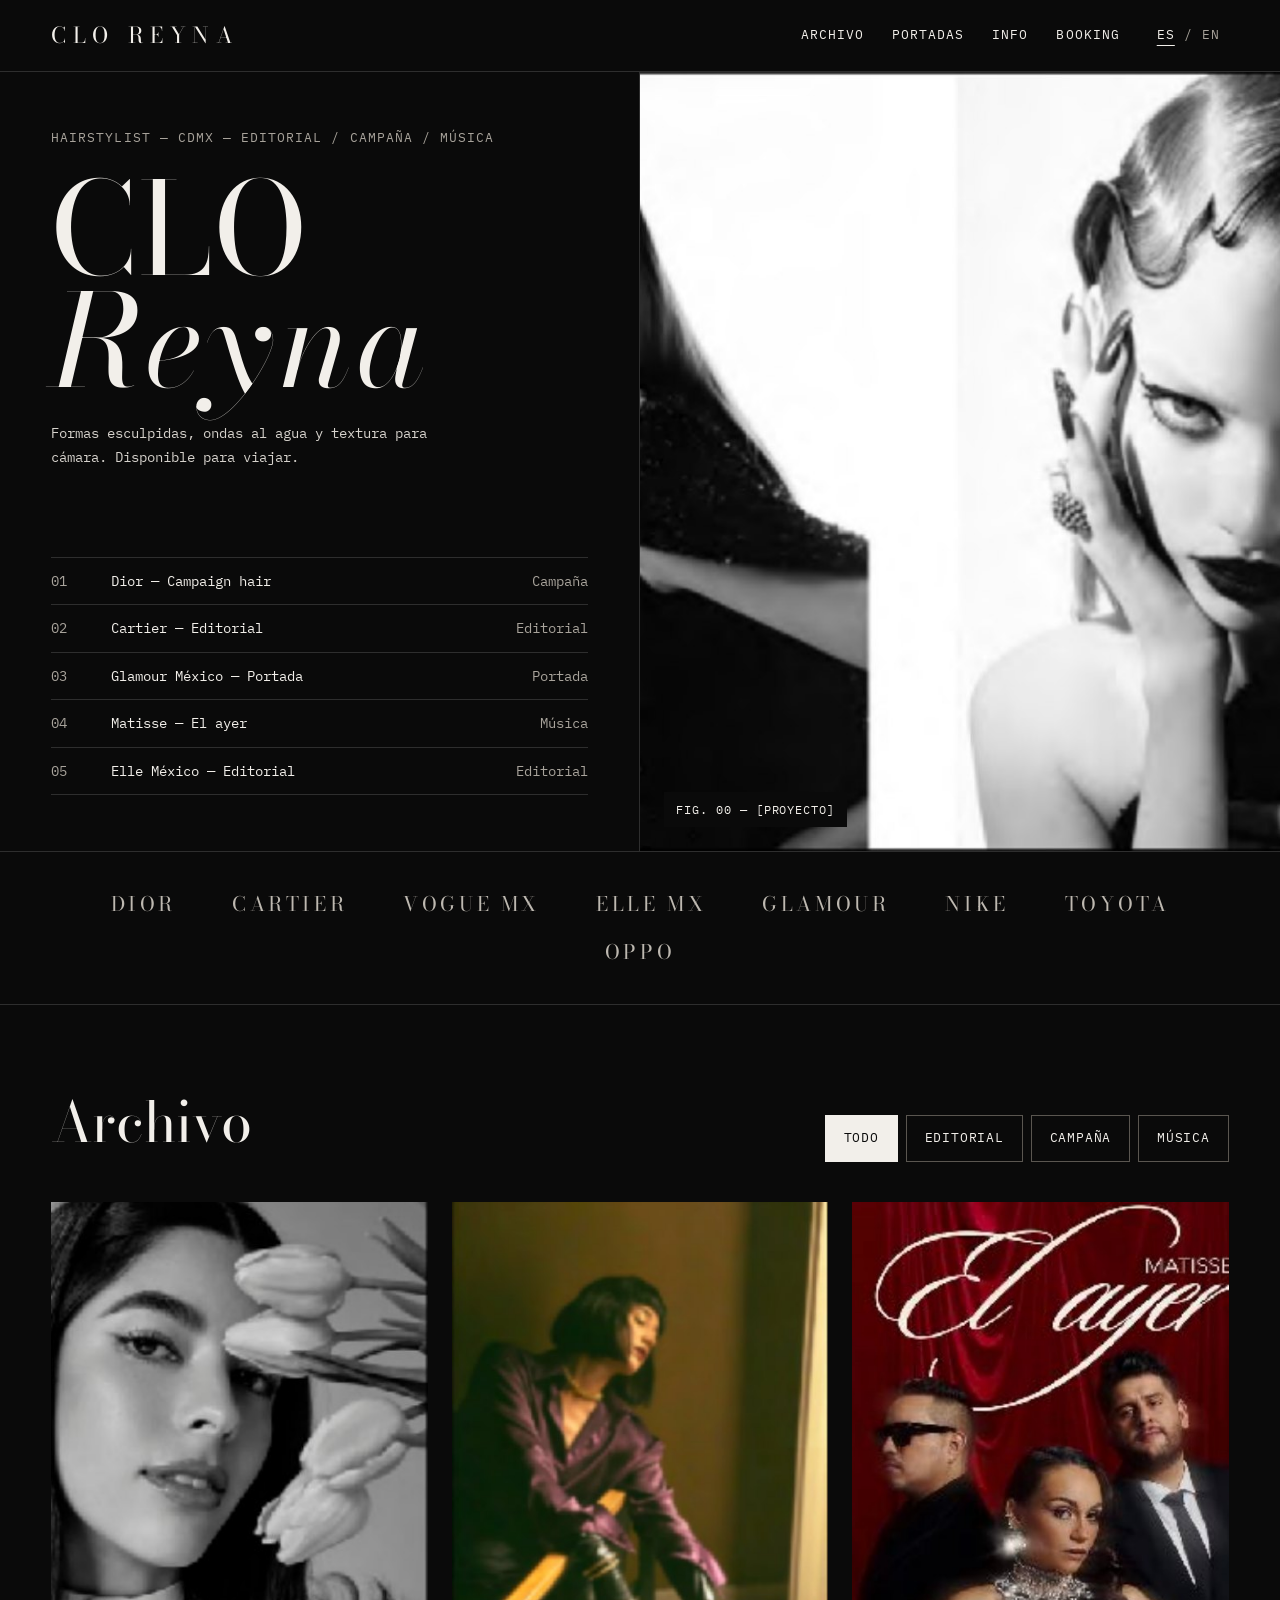
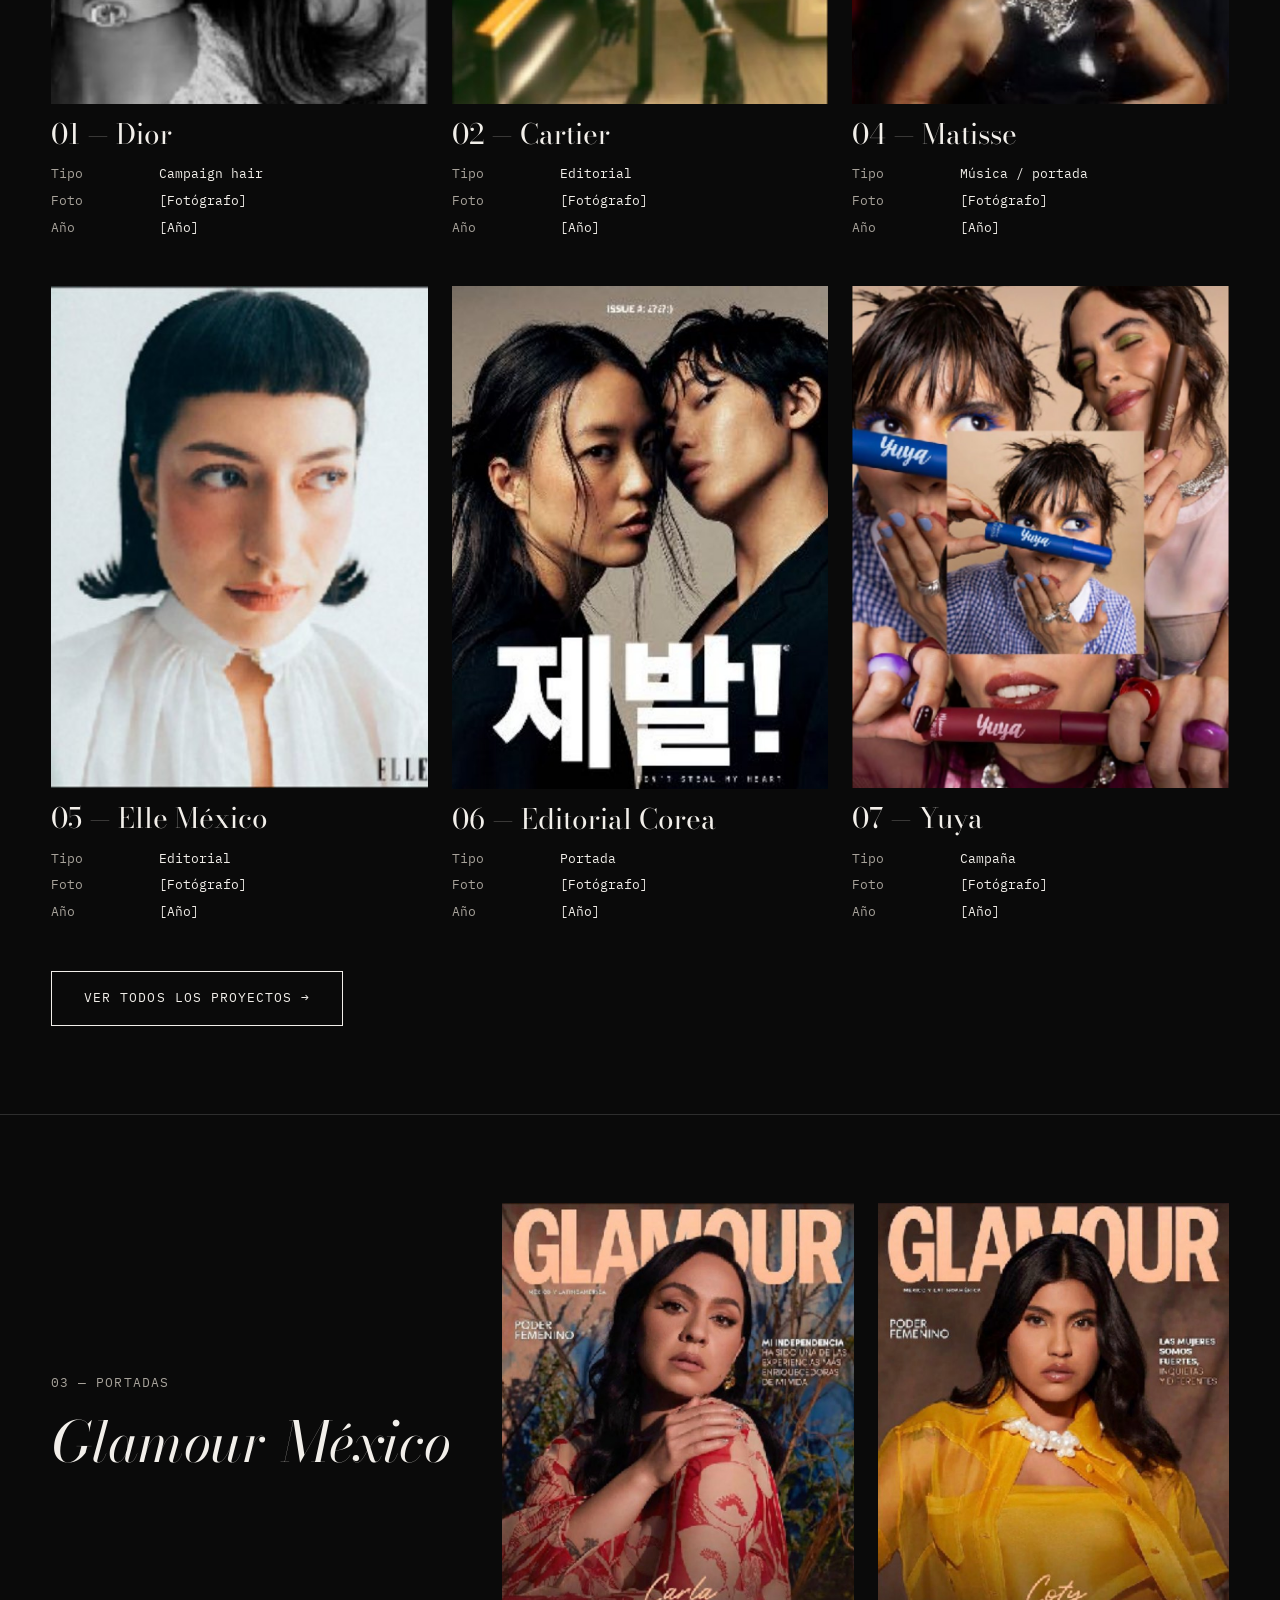
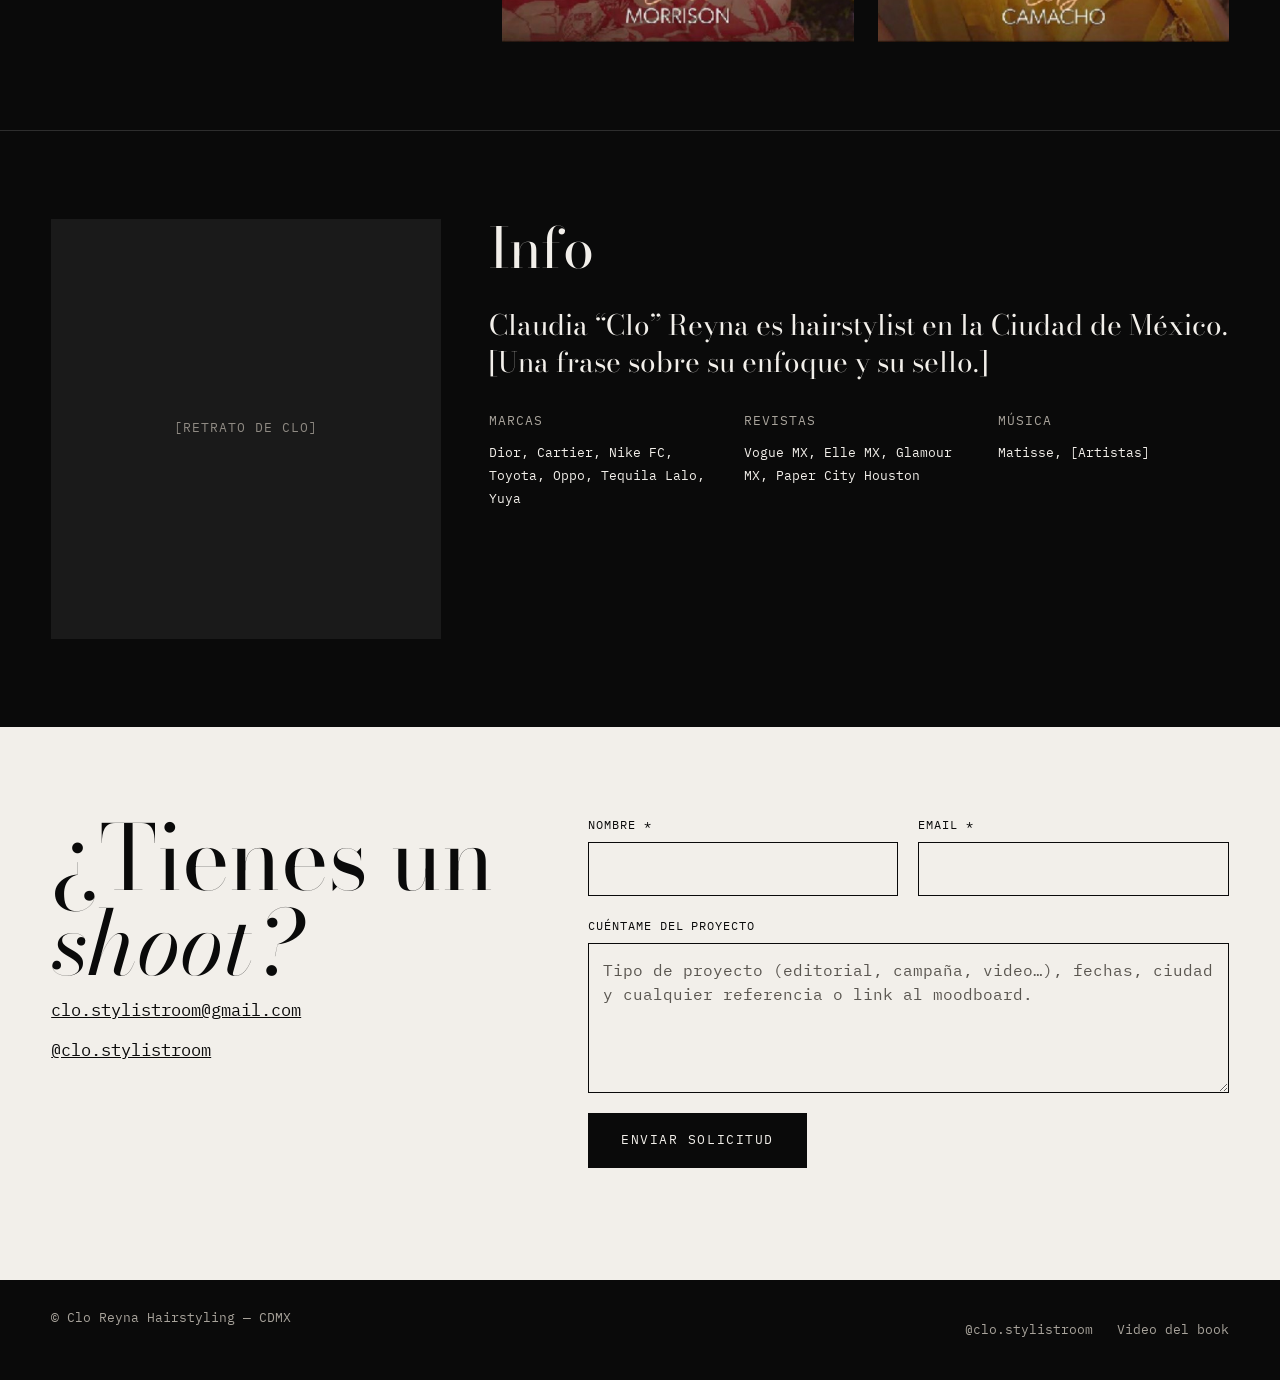
<file: index.html>
<!doctype html>
<html lang="es">
<head>
<meta charset="utf-8">
<meta name="viewport" content="width=device-width, initial-scale=1">
<title data-i18n="title.index">Clo Reyna — Hairstylist editorial y de campaña en CDMX</title>
<meta name="description" content="Portafolio de Claudia “Clo” Reyna, hairstylist editorial y comercial en Ciudad de México. Campaña, editorial, música y portadas. Disponible para viajar." data-i18n-attr="content:desc.index">
<meta property="og:type" content="website">
<meta property="og:locale" content="es_MX">
<meta property="og:site_name" content="Clo Reyna">
<meta property="og:title" content="Clo Reyna — Hairstylist editorial y de campaña en CDMX" data-i18n-attr="content:title.index">
<meta property="og:description" content="Portafolio de Claudia “Clo” Reyna, hairstylist editorial y comercial en Ciudad de México. Campaña, editorial, música y portadas. Disponible para viajar." data-i18n-attr="content:desc.index">
<link rel="preconnect" href="https://fonts.googleapis.com">
<link rel="preconnect" href="https://fonts.gstatic.com" crossorigin>
<link href="https://fonts.googleapis.com/css2?family=Bodoni+Moda:ital,opsz,wght@0,6..96,400;1,6..96,400&amp;family=IBM+Plex+Mono:wght@400;500&amp;display=swap" rel="stylesheet">
<link rel="stylesheet" href="css/styles.css">
<script>document.documentElement.classList.add('js')</script>
</head>
<body>
<a class="skip" href="#contenido" data-i18n="skip">Saltar al contenido</a>
<header class="site-header">
  <a class="logo" href="index.html">CLO REYNA</a>
  <button class="menu-btn" type="button" aria-label="Abrir menú" aria-expanded="false" aria-controls="menu"><span></span><span></span></button>
  <nav class="nav" id="menu" aria-label="Principal" data-i18n-attr="aria-label:nav.label">
    <a href="archivo.html" data-i18n="nav.archivo">Archivo</a>
    <a href="index.html#portadas" data-i18n="nav.portadas">Portadas</a>
    <a href="index.html#info" data-i18n="nav.info">Info</a>
    <a href="booking.html" data-i18n="nav.booking">Booking</a>
    <span class="lang" role="group" aria-label="Idioma" data-i18n-attr="aria-label:lang.label"><button type="button" data-lang="es" lang="es" aria-pressed="true">ES</button><span aria-hidden="true">/</span><button type="button" data-lang="en" lang="en" aria-pressed="false">EN</button></span>
  </nav>
</header>

<main id="contenido">

<section class="hero" id="top">
  <div class="hero__texto">
    <p class="etiqueta" data-i18n="hero.label">Hairstylist — CDMX — Editorial / Campaña / Música</p>
    <h1 class="hero__h1">CLO<br><i>Reyna</i></h1>
    <p class="hero__frase" data-i18n="hero.frase">Formas esculpidas, ondas al agua y textura para cámara. Disponible para viajar.</p>
  </div>
  <div class="hero__foto">
    <img src="assets/fotos/00-home-hero/01.jpg" data-i18n-attr="alt:hero.alt" alt="Editorial en blanco y negro con ondas esculpidas" width="1300" height="781" fetchpriority="high">
    <p class="hero__pie" data-i18n="hero.pie">Fig. 00 — [Proyecto]</p>
  </div>
  <nav class="hero__indice" aria-label="Proyectos destacados" data-i18n-attr="aria-label:hero.indice">
    <ol class="indice">
      <li><span>01</span><a href="proyecto.html?p=dior">Dior — Campaign hair</a><span data-i18n="cat.campana">Campaña</span></li>
      <li><span>02</span><a href="proyecto.html?p=cartier">Cartier — Editorial</a><span data-i18n="cat.editorial">Editorial</span></li>
      <li><span>03</span><a href="proyecto.html?p=glamour-carla-morrison" data-i18n="idx.glamour">Glamour México — Portada</a><span data-i18n="cat.portada">Portada</span></li>
      <li><span>04</span><a href="proyecto.html?p=matisse-el-ayer">Matisse — El ayer</a><span data-i18n="cat.musica">Música</span></li>
      <li><span>05</span><a href="proyecto.html?p=elle-mexico">Elle México — Editorial</a><span data-i18n="cat.editorial">Editorial</span></li>
    </ol>
  </nav>
</section>

<section class="clientes" aria-label="Clientes" data-i18n-attr="aria-label:clientes.label">
  <span>DIOR</span><span>CARTIER</span><span>VOGUE MX</span><span>ELLE MX</span><span>GLAMOUR</span><span>NIKE</span><span>TOYOTA</span><span>OPPO</span>
</section>

<section class="seccion" id="archivo" aria-labelledby="archivo-h">
  <div class="seccion__cabecera">
    <h2 class="h2" id="archivo-h" data-i18n="archivo.h">Archivo</h2>
    <div class="filtros" role="group" aria-label="Filtrar por tipo" data-i18n-attr="aria-label:filtro.label">
      <button type="button" data-filtro="todo" aria-pressed="true" data-i18n="cat.todo">Todo</button>
      <button type="button" data-filtro="editorial" aria-pressed="false" data-i18n="cat.editorial">Editorial</button>
      <button type="button" data-filtro="campana" aria-pressed="false" data-i18n="cat.campana">Campaña</button>
      <button type="button" data-filtro="musica" aria-pressed="false" data-i18n="cat.musica">Música</button>
    </div>
  </div>
  <div class="cuadricula" id="fichas" aria-live="polite">
    <noscript><p>Activa JavaScript para ver las fichas, o entra al <a href="archivo.html">archivo completo</a>.</p></noscript>
  </div>
  <p class="seccion__pie"><a class="btn" id="ver-todos" href="archivo.html" data-i18n="vertodos">Ver todos los proyectos →</a></p>
</section>

<section class="seccion seccion--linea portadas" id="portadas" aria-labelledby="portadas-h">
  <div class="portadas__texto">
    <p class="etiqueta" data-i18n="portadas.label">03 — Portadas</p>
    <h2 class="h2" id="portadas-h">Glamour México</h2>
  </div>
  <div class="portadas__fotos">
    <a href="proyecto.html?p=glamour-carla-morrison"><img src="assets/fotos/03-glamour-carla-morrison/01.jpg" alt="Portada de Glamour México con Carla Morrison" width="595" height="735" loading="lazy"></a>
    <a href="proyecto.html?p=glamour-cristy-camacho"><img src="assets/fotos/09-glamour-cristy-camacho/01.jpg" alt="Portada de Glamour México con Cristy Camacho" width="597" height="734" loading="lazy"></a>
  </div>
</section>

<section class="seccion seccion--linea info" id="info" aria-labelledby="info-h">
  <div class="retrato" role="img" aria-label="Espacio reservado para el retrato de Clo" data-i18n-attr="aria-label:retrato.label" data-i18n="retrato">[Retrato de Clo]</div>
  <div class="info__cuerpo">
    <h2 class="h2" id="info-h">Info</h2>
    <p class="info__bio" data-i18n="info.bio">Claudia “Clo” Reyna es hairstylist en la Ciudad de México. [Una frase sobre su enfoque y su sello.]</p>
    <div class="info__clientes">
      <div><h3 data-i18n="info.marcas">Marcas</h3><p>Dior, Cartier, Nike FC, Toyota, Oppo, Tequila Lalo, Yuya</p></div>
      <div><h3 data-i18n="info.revistas">Revistas</h3><p>Vogue MX, Elle MX, Glamour MX, Paper City Houston</p></div>
      <div><h3 data-i18n="info.musica">Música</h3><p data-i18n="info.artistas">Matisse, [Artistas]</p></div>
    </div>
  </div>
</section>

<section class="cierre on-paper" id="contacto" aria-labelledby="contacto-h">
  <div class="cierre__lado">
    <h2 class="cierre__titulo" id="contacto-h" data-i18n="cierre.titulo">¿Tienes un<br><i>shoot?</i></h2>
    <a href="mailto:clo.stylistroom@gmail.com">clo.stylistroom@gmail.com</a>
    <a href="https://www.instagram.com/clo.stylistroom/" rel="noopener">@clo.stylistroom</a>
  </div>
  <div class="cierre__form">
    <div id="home-form">
      <form class="form " data-booking data-vista="#home-form" data-gracias="#home-gracias" method="post" novalidate>
  <label class="campo"><span data-i18n="f.nombre">Nombre *</span><input type="text" name="nombre" autocomplete="name" required></label>
  <label class="campo"><span data-i18n="f.email">Email *</span><input type="email" name="email" autocomplete="email" required></label>
  <label class="campo campo--ancho"><span data-i18n="f.proyecto">Cuéntame del proyecto</span><textarea data-i18n-attr="placeholder:f.ph" name="proyecto" rows="5" placeholder="Tipo de proyecto (editorial, campaña, video…), fechas, ciudad y cualquier referencia o link al moodboard."></textarea></label>
  <div class="honeypot" aria-hidden="true"><label>No llenar<input type="text" name="_gotcha" tabindex="-1" autocomplete="off"></label></div>
  <p class="form__error" role="alert" hidden></p>
  <button class="btn" type="submit" data-i18n="f.enviar">Enviar solicitud</button>
</form>
    </div>
    <div class="gracias" id="home-gracias" hidden>
      <h2 tabindex="-1" data-i18n="gracias.titulo">Gracias<i>.</i></h2>
      <p data-i18n="gracias.texto">Recibí los detalles de tu proyecto. Te escribo a tu correo con disponibilidad y propuesta en [tiempo de respuesta]. Si es urgente, escríbeme directo a clo.stylistroom@gmail.com.</p>
      <div class="gracias__acciones">
        <a class="btn" href="archivo.html" data-i18n="gracias.archivo">Ver el archivo</a>
        <button class="btn" type="button" data-reset data-i18n="gracias.otra">Enviar otra solicitud</button>
      </div>
    </div>
  </div>
</section>

</main>
<footer class="site-footer">
  <span>© Clo Reyna Hairstyling — CDMX</span>
  <nav aria-label="Enlaces" data-i18n-attr="aria-label:footer.links">
    <a href="https://www.instagram.com/clo.stylistroom/" rel="noopener">@clo.stylistroom</a>
    <a href="https://youtu.be/-XxPba5XCcU" rel="noopener" data-i18n="footer.video">Video del book</a>
  </nav>
</footer>
<script type="module" src="js/menu.js"></script>
<script type="module" src="js/home.js"></script>
<script type="module" src="js/booking.js"></script>
</body>
</html>
</file>
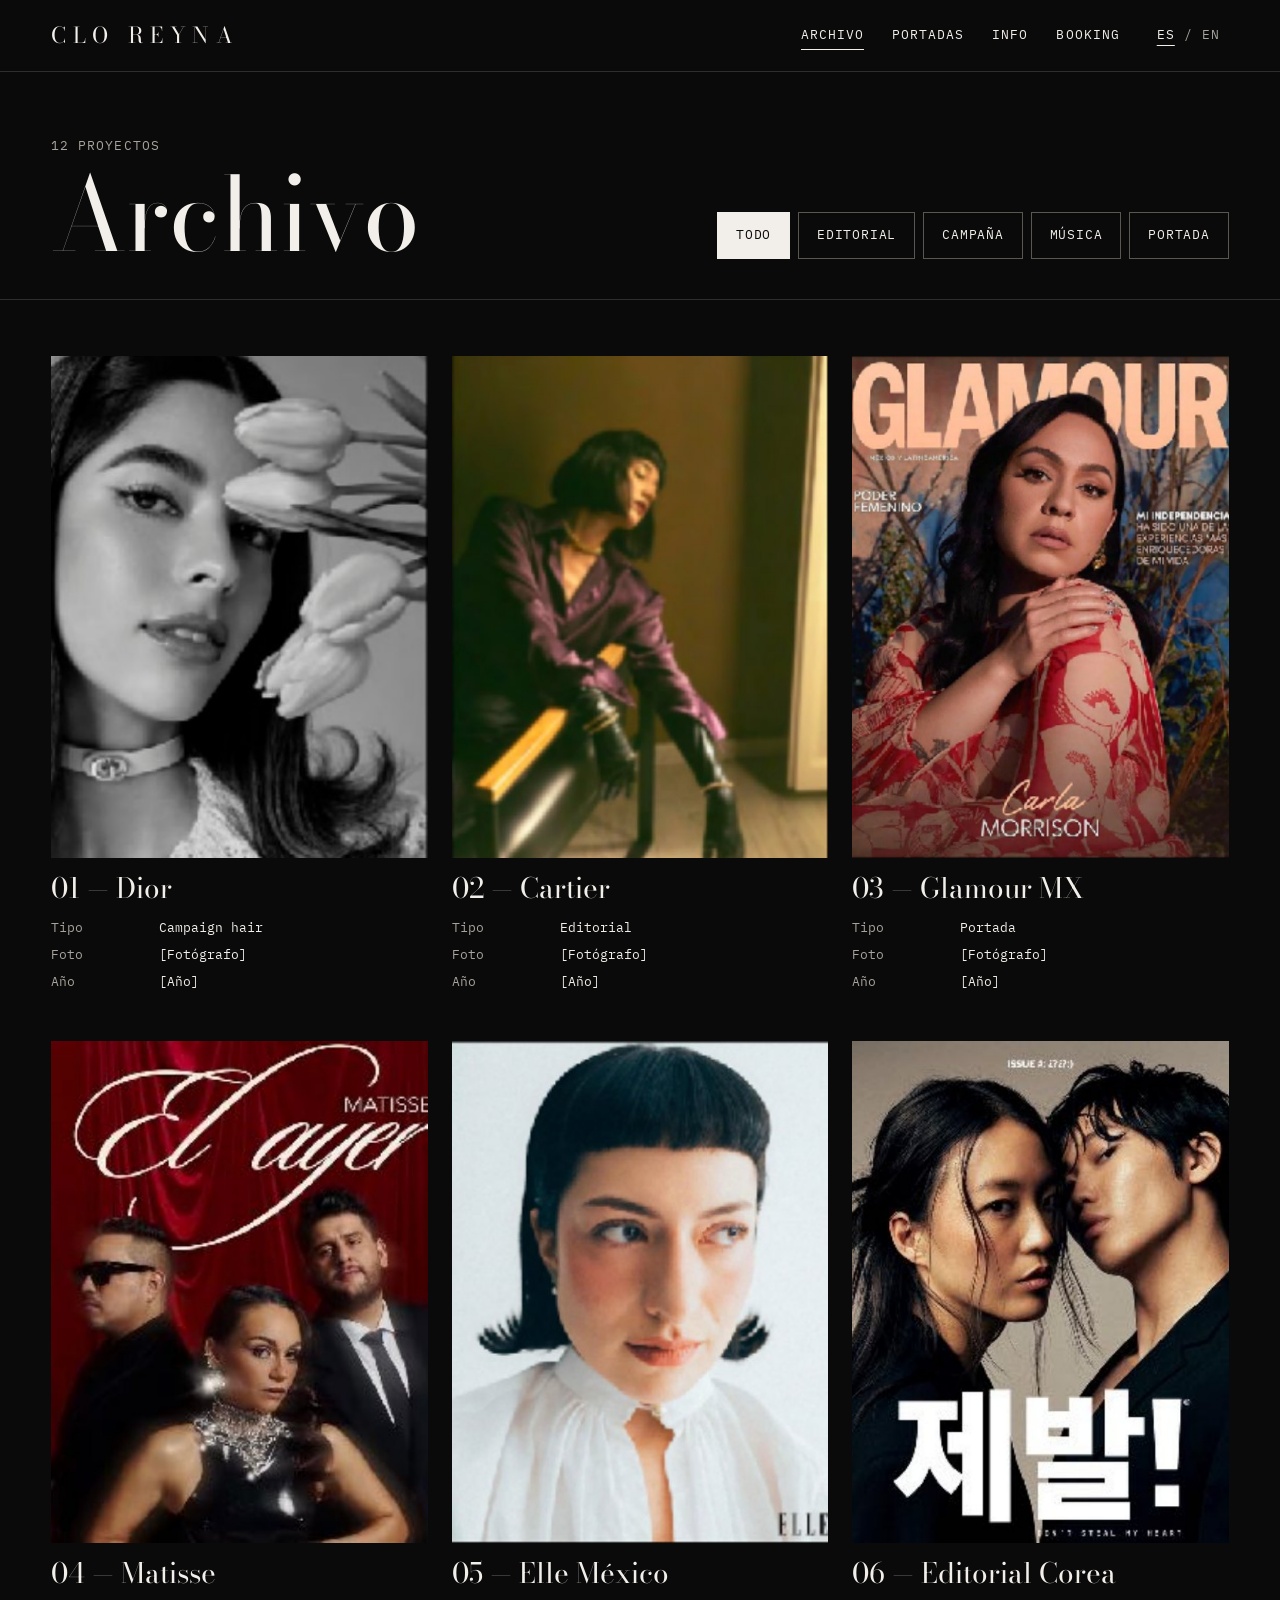
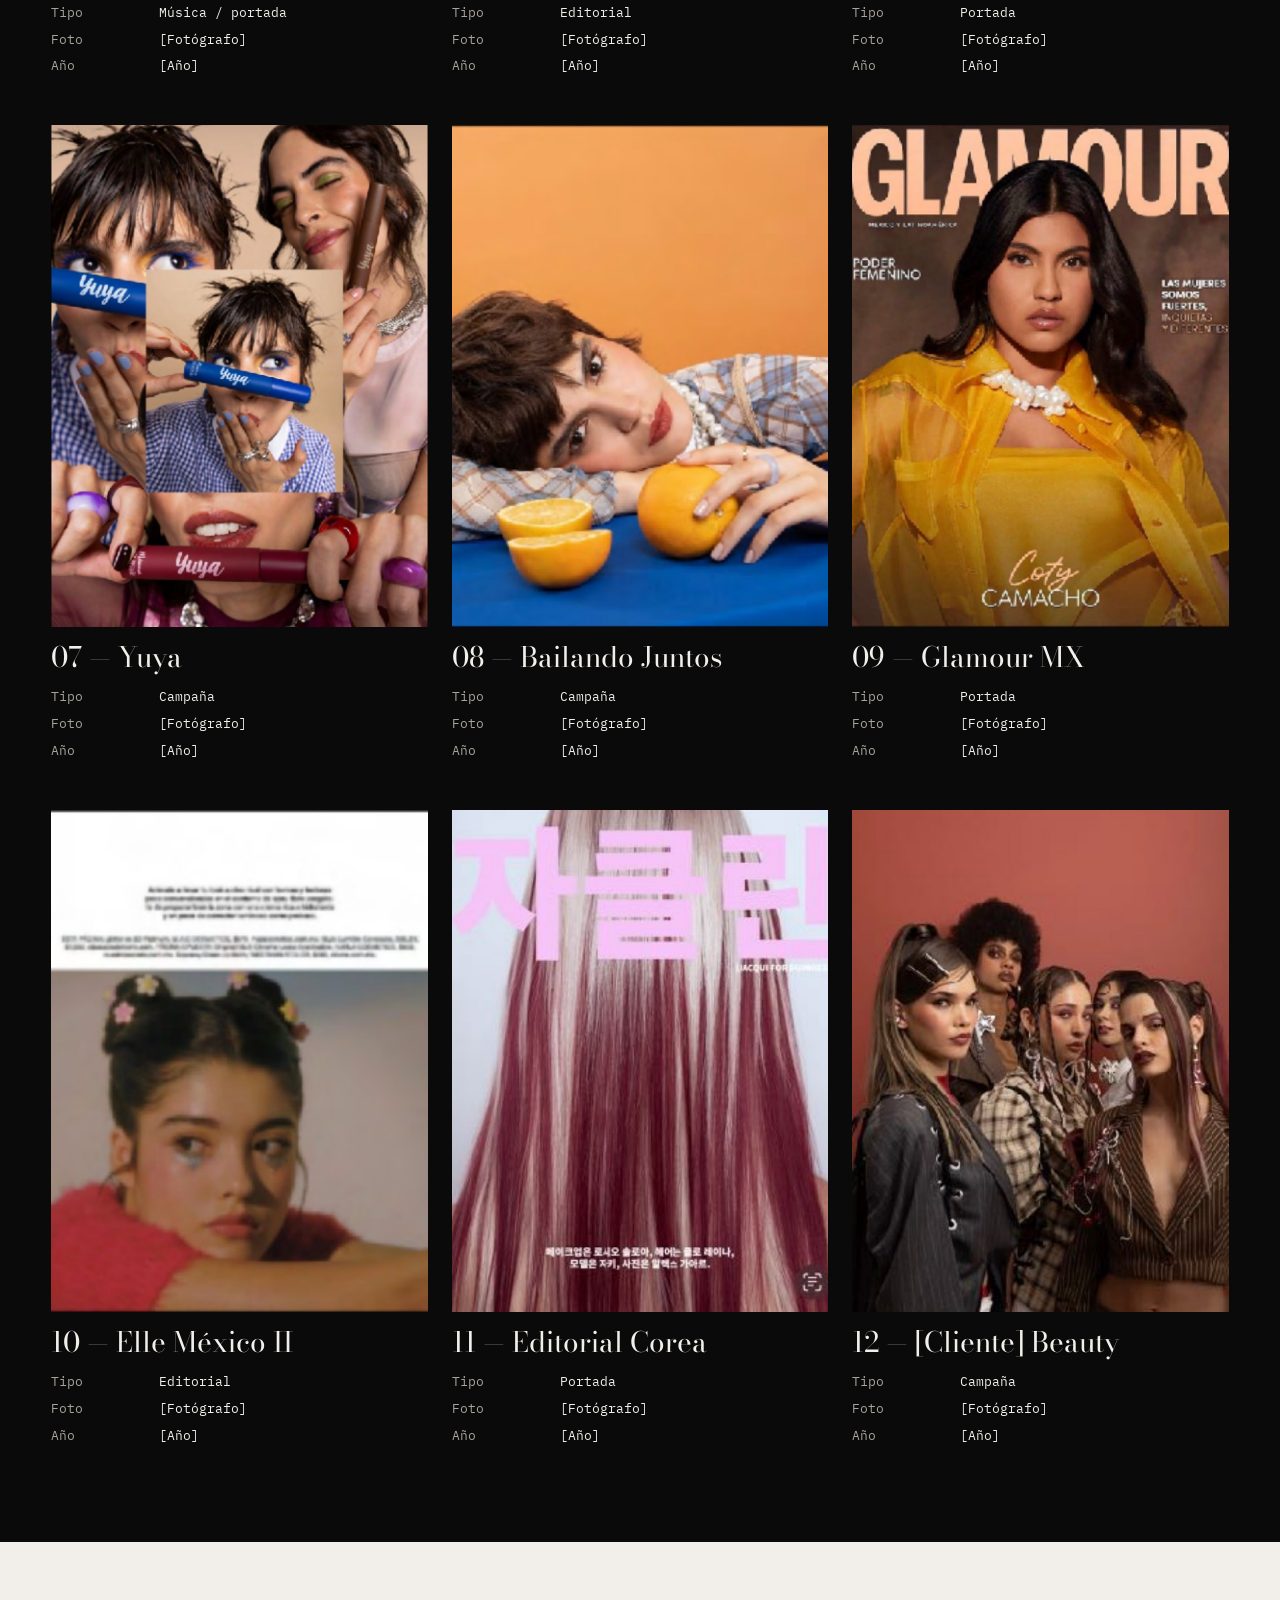
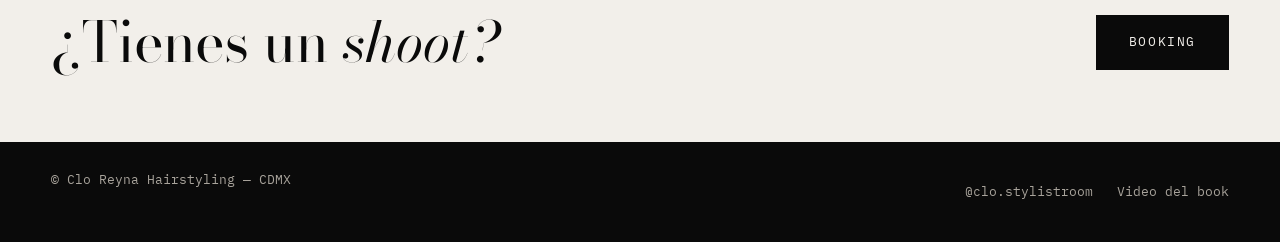
<file: archivo.html>
<!doctype html>
<html lang="es">
<head>
<meta charset="utf-8">
<meta name="viewport" content="width=device-width, initial-scale=1">
<title data-i18n="title.archivo">Archivo — Clo Reyna</title>
<meta name="description" content="Archivo completo de proyectos de Clo Reyna: editorial, campaña, música y portadas." data-i18n-attr="content:desc.archivo">
<meta property="og:type" content="website">
<meta property="og:locale" content="es_MX">
<meta property="og:site_name" content="Clo Reyna">
<meta property="og:title" content="Archivo — Clo Reyna" data-i18n-attr="content:title.archivo">
<meta property="og:description" content="Archivo completo de proyectos de Clo Reyna: editorial, campaña, música y portadas." data-i18n-attr="content:desc.archivo">
<link rel="preconnect" href="https://fonts.googleapis.com">
<link rel="preconnect" href="https://fonts.gstatic.com" crossorigin>
<link href="https://fonts.googleapis.com/css2?family=Bodoni+Moda:ital,opsz,wght@0,6..96,400;1,6..96,400&amp;family=IBM+Plex+Mono:wght@400;500&amp;display=swap" rel="stylesheet">
<link rel="stylesheet" href="css/styles.css">
<script>document.documentElement.classList.add('js')</script>
</head>
<body>
<a class="skip" href="#contenido" data-i18n="skip">Saltar al contenido</a>
<header class="site-header">
  <a class="logo" href="index.html">CLO REYNA</a>
  <button class="menu-btn" type="button" aria-label="Abrir menú" aria-expanded="false" aria-controls="menu"><span></span><span></span></button>
  <nav class="nav" id="menu" aria-label="Principal" data-i18n-attr="aria-label:nav.label">
    <a href="archivo.html" aria-current="page" data-i18n="nav.archivo">Archivo</a>
    <a href="index.html#portadas" data-i18n="nav.portadas">Portadas</a>
    <a href="index.html#info" data-i18n="nav.info">Info</a>
    <a href="booking.html" data-i18n="nav.booking">Booking</a>
    <span class="lang" role="group" aria-label="Idioma" data-i18n-attr="aria-label:lang.label"><button type="button" data-lang="es" lang="es" aria-pressed="true">ES</button><span aria-hidden="true">/</span><button type="button" data-lang="en" lang="en" aria-pressed="false">EN</button></span>
  </nav>
</header>

<main id="contenido">
<section class="archivo__cabecera">
  <div>
    <p class="etiqueta" id="contador" aria-live="polite">12 proyectos</p>
    <h1 class="pagina-h1" data-i18n="archivo.h">Archivo</h1>
  </div>
  <div class="filtros" role="group" aria-label="Filtrar por tipo" data-i18n-attr="aria-label:filtro.label">
    <button type="button" data-filtro="todo" aria-pressed="true" data-i18n="cat.todo">Todo</button>
    <button type="button" data-filtro="editorial" aria-pressed="false" data-i18n="cat.editorial">Editorial</button>
    <button type="button" data-filtro="campana" aria-pressed="false" data-i18n="cat.campana">Campaña</button>
    <button type="button" data-filtro="musica" aria-pressed="false" data-i18n="cat.musica">Música</button>
    <button type="button" data-filtro="portada" aria-pressed="false" data-i18n="cat.portada">Portada</button>
  </div>
</section>
<section class="archivo__lista" aria-label="Proyectos" data-i18n-attr="aria-label:archivo.lista">
  <div class="cuadricula" id="fichas"><noscript><p>Activa JavaScript para ver los proyectos.</p></noscript></div>
</section>
<section class="cta on-paper" aria-labelledby="cta-h">
  <h2 id="cta-h" data-i18n="cta.titulo">¿Tienes un <i>shoot?</i></h2>
  <a class="btn" href="booking.html">Booking</a>
</section>
</main>
<footer class="site-footer">
  <span>© Clo Reyna Hairstyling — CDMX</span>
  <nav aria-label="Enlaces" data-i18n-attr="aria-label:footer.links">
    <a href="https://www.instagram.com/clo.stylistroom/" rel="noopener">@clo.stylistroom</a>
    <a href="https://youtu.be/-XxPba5XCcU" rel="noopener" data-i18n="footer.video">Video del book</a>
  </nav>
</footer>
<script type="module" src="js/menu.js"></script>
<script type="module" src="js/archivo.js"></script>
</body>
</html>
</file>
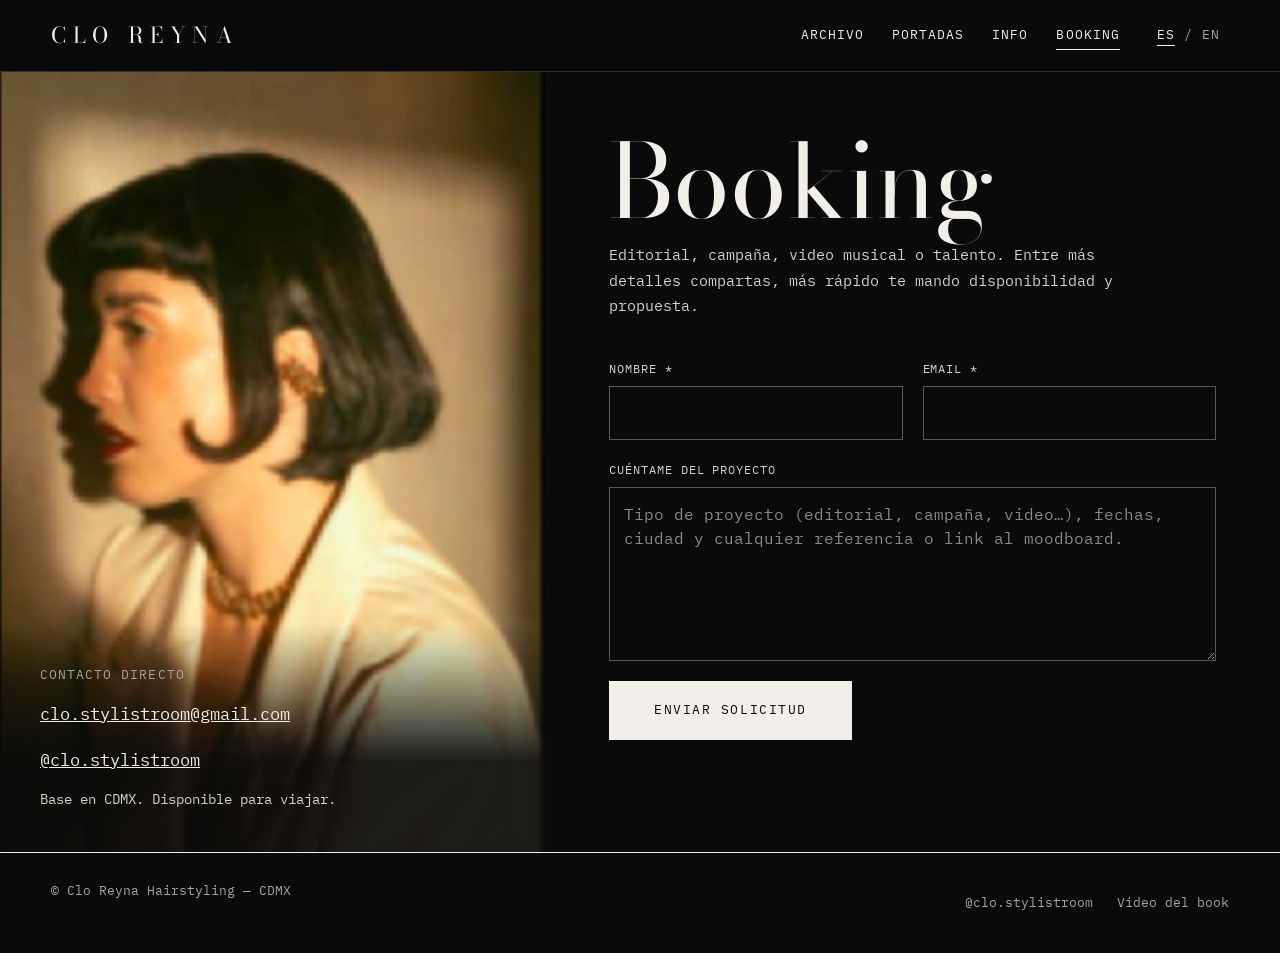
<file: booking.html>
<!doctype html>
<html lang="es">
<head>
<meta charset="utf-8">
<meta name="viewport" content="width=device-width, initial-scale=1">
<title data-i18n="title.booking">Booking — Clo Reyna</title>
<meta name="description" content="Solicita disponibilidad y propuesta para tu proyecto editorial, de campaña o video con Clo Reyna, hairstylist en CDMX." data-i18n-attr="content:desc.booking">
<meta property="og:type" content="website">
<meta property="og:locale" content="es_MX">
<meta property="og:site_name" content="Clo Reyna">
<meta property="og:title" content="Booking — Clo Reyna" data-i18n-attr="content:title.booking">
<meta property="og:description" content="Solicita disponibilidad y propuesta para tu proyecto editorial, de campaña o video con Clo Reyna, hairstylist en CDMX." data-i18n-attr="content:desc.booking">
<link rel="preconnect" href="https://fonts.googleapis.com">
<link rel="preconnect" href="https://fonts.gstatic.com" crossorigin>
<link href="https://fonts.googleapis.com/css2?family=Bodoni+Moda:ital,opsz,wght@0,6..96,400;1,6..96,400&amp;family=IBM+Plex+Mono:wght@400;500&amp;display=swap" rel="stylesheet">
<link rel="stylesheet" href="css/styles.css">
<script>document.documentElement.classList.add('js')</script>
</head>
<body>
<a class="skip" href="#contenido" data-i18n="skip">Saltar al contenido</a>
<header class="site-header">
  <a class="logo" href="index.html">CLO REYNA</a>
  <button class="menu-btn" type="button" aria-label="Abrir menú" aria-expanded="false" aria-controls="menu"><span></span><span></span></button>
  <nav class="nav" id="menu" aria-label="Principal" data-i18n-attr="aria-label:nav.label">
    <a href="archivo.html" data-i18n="nav.archivo">Archivo</a>
    <a href="index.html#portadas" data-i18n="nav.portadas">Portadas</a>
    <a href="index.html#info" data-i18n="nav.info">Info</a>
    <a href="booking.html" aria-current="page" data-i18n="nav.booking">Booking</a>
    <span class="lang" role="group" aria-label="Idioma" data-i18n-attr="aria-label:lang.label"><button type="button" data-lang="es" lang="es" aria-pressed="true">ES</button><span aria-hidden="true">/</span><button type="button" data-lang="en" lang="en" aria-pressed="false">EN</button></span>
  </nav>
</header>

<main id="contenido">
<div id="booking-vista">
  <div class="booking">
    <aside class="booking__lado" aria-label="Contacto directo" data-i18n-attr="aria-label:booking.lado">
      <img src="assets/fotos/02-cartier/03.jpg" data-i18n-attr="alt:booking.alt" alt="Editorial Cartier: bob negro de perfil" width="409" height="703">
      <div class="booking__contacto">
        <p class="etiqueta" data-i18n="booking.contacto">Contacto directo</p>
        <a href="mailto:clo.stylistroom@gmail.com">clo.stylistroom@gmail.com</a>
        <a href="https://www.instagram.com/clo.stylistroom/" rel="noopener">@clo.stylistroom</a>
        <p data-i18n="booking.base">Base en CDMX. Disponible para viajar.</p>
      </div>
    </aside>
    <section class="booking__principal" aria-labelledby="booking-h">
      <div class="booking__titulo">
        <h1 class="pagina-h1" id="booking-h">Booking</h1>
        <p class="booking__intro" data-i18n="booking.intro">Editorial, campaña, video musical o talento. Entre más detalles compartas, más rápido te mando disponibilidad y propuesta.</p>
      </div>
      <form class="form form--oscuro" data-booking data-vista="#booking-vista" data-gracias="#booking-gracias" method="post" novalidate>
  <label class="campo"><span data-i18n="f.nombre">Nombre *</span><input type="text" name="nombre" autocomplete="name" required></label>
  <label class="campo"><span data-i18n="f.email">Email *</span><input type="email" name="email" autocomplete="email" required></label>
  <label class="campo campo--ancho"><span data-i18n="f.proyecto">Cuéntame del proyecto</span><textarea data-i18n-attr="placeholder:f.ph" name="proyecto" rows="6" placeholder="Tipo de proyecto (editorial, campaña, video…), fechas, ciudad y cualquier referencia o link al moodboard."></textarea></label>
  <div class="honeypot" aria-hidden="true"><label>No llenar<input type="text" name="_gotcha" tabindex="-1" autocomplete="off"></label></div>
  <p class="form__error" role="alert" hidden></p>
  <button class="btn" type="submit" data-i18n="f.enviar">Enviar solicitud</button>
</form>
    </section>
  </div>
</div>

<section class="gracias-pag" id="booking-gracias" hidden>
  <div class="gracias">
    <p class="etiqueta" data-i18n="gracias.etiqueta">Solicitud enviada</p>
    <h1 tabindex="-1" data-i18n="gracias.titulo">Gracias<i>.</i></h1>
    <p data-i18n="gracias.texto">Recibí los detalles de tu proyecto. Te escribo a tu correo con disponibilidad y propuesta en [tiempo de respuesta]. Si es urgente, escríbeme directo a clo.stylistroom@gmail.com.</p>
    <div class="gracias__acciones">
      <a class="btn btn--solid" href="archivo.html" data-i18n="gracias.archivo">Ver el archivo</a>
      <button class="btn" type="button" data-reset data-i18n="gracias.otra">Enviar otra solicitud</button>
    </div>
  </div>
  <img src="assets/fotos/02-cartier/01.jpg" data-i18n-attr="alt:booking.alt2" alt="Editorial Cartier: retrato en sillón rojo" width="445" height="666">
</section>
</main>
<footer class="site-footer">
  <span>© Clo Reyna Hairstyling — CDMX</span>
  <nav aria-label="Enlaces" data-i18n-attr="aria-label:footer.links">
    <a href="https://www.instagram.com/clo.stylistroom/" rel="noopener">@clo.stylistroom</a>
    <a href="https://youtu.be/-XxPba5XCcU" rel="noopener" data-i18n="footer.video">Video del book</a>
  </nav>
</footer>
<script type="module" src="js/menu.js"></script>
<script type="module" src="js/booking.js"></script>
</body>
</html>
</file>
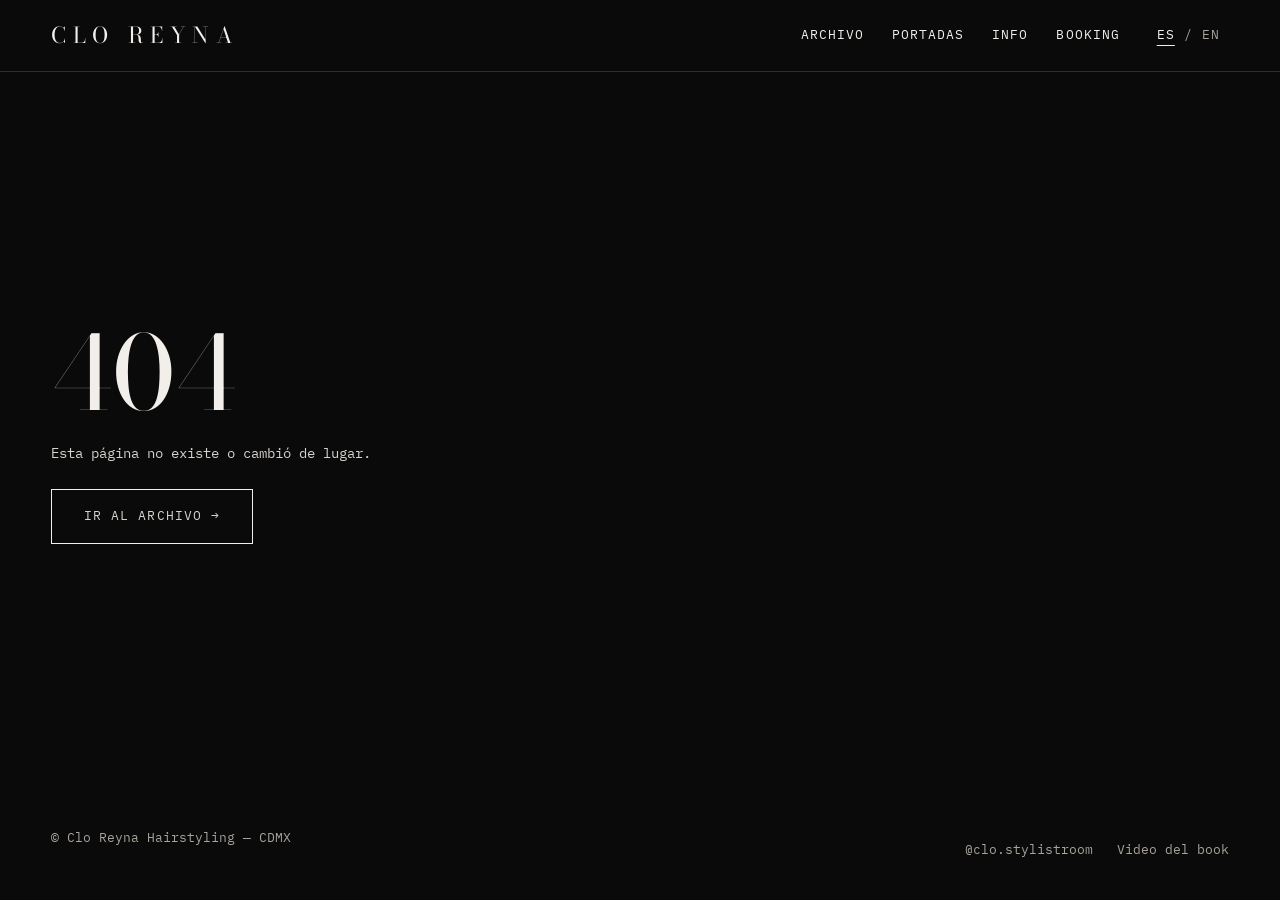
<file: proyecto.html>
<!doctype html>
<html lang="es">
<head>
<meta charset="utf-8">
<meta name="viewport" content="width=device-width, initial-scale=1">
<title>Proyecto — Clo Reyna</title>
<meta name="description" content="Proyecto de hairstyling de Clo Reyna, hairstylist editorial y comercial en CDMX.">
<meta property="og:type" content="website">
<meta property="og:locale" content="es_MX">
<meta property="og:site_name" content="Clo Reyna">
<meta property="og:title" content="Proyecto — Clo Reyna">
<meta property="og:description" content="Proyecto de hairstyling de Clo Reyna, hairstylist editorial y comercial en CDMX.">
<link rel="preconnect" href="https://fonts.googleapis.com">
<link rel="preconnect" href="https://fonts.gstatic.com" crossorigin>
<link href="https://fonts.googleapis.com/css2?family=Bodoni+Moda:ital,opsz,wght@0,6..96,400;1,6..96,400&amp;family=IBM+Plex+Mono:wght@400;500&amp;display=swap" rel="stylesheet">
<link rel="stylesheet" href="css/styles.css">
<script>document.documentElement.classList.add('js')</script>
</head>
<body>
<a class="skip" href="#contenido" data-i18n="skip">Saltar al contenido</a>
<header class="site-header">
  <a class="logo" href="index.html">CLO REYNA</a>
  <button class="menu-btn" type="button" aria-label="Abrir menú" aria-expanded="false" aria-controls="menu"><span></span><span></span></button>
  <nav class="nav" id="menu" aria-label="Principal" data-i18n-attr="aria-label:nav.label">
    <a href="archivo.html" aria-current="page" data-i18n="nav.archivo">Archivo</a>
    <a href="index.html#portadas" data-i18n="nav.portadas">Portadas</a>
    <a href="index.html#info" data-i18n="nav.info">Info</a>
    <a href="booking.html" data-i18n="nav.booking">Booking</a>
    <span class="lang" role="group" aria-label="Idioma" data-i18n-attr="aria-label:lang.label"><button type="button" data-lang="es" lang="es" aria-pressed="true">ES</button><span aria-hidden="true">/</span><button type="button" data-lang="en" lang="en" aria-pressed="false">EN</button></span>
  </nav>
</header>

<main id="contenido">

<p class="proyecto__volver-wrap"><a class="etiqueta proyecto__volver" href="archivo.html" data-i18n="proy.volver">← Volver al archivo</a></p>

<article>
  <div class="proyecto__top">
    <div class="proyecto__cabecera">
      <p class="etiqueta" id="meta"></p>
      <h1 class="proyecto__h1" id="titulo">Proyecto</h1>
      <p class="proyecto__sub" id="subtitulo"></p>
    </div>
    <dl class="creditos" id="creditos" aria-label="Créditos" data-i18n-attr="aria-label:proy.creditos"></dl>
    <div class="proyecto__foto" id="foto"></div>
  </div>

  <noscript><p class="proyecto__nojs">Este proyecto necesita JavaScript. <a href="archivo.html">Volver al archivo</a>.</p></noscript>

  <section class="look" aria-labelledby="look-h">
    <h2 class="etiqueta look__etiqueta" id="look-h" data-i18n="proy.look">El look</h2>
    <p class="look__texto" id="look"></p>
  </section>

  <section class="galeria" id="galeria" aria-label="Galería"></section>
</article>

<nav class="siguiente" aria-label="Proyectos" data-i18n-attr="aria-label:proy.nav">
  <a href="archivo.html"><span class="etiqueta" data-i18n="proy.archivo">← Archivo</span><span class="siguiente__nombre" data-i18n="proy.todos">Todos los proyectos</span></a>
  <a href="archivo.html" id="siguiente"><span class="etiqueta" data-i18n="proy.sig">Siguiente →</span><span class="siguiente__nombre" id="siguiente-nombre"></span></a>
</nav>

<section class="cta on-paper" aria-labelledby="cta-h">
  <h2 id="cta-h" data-i18n="cta.titulo">¿Tienes un <i>shoot?</i></h2>
  <a class="btn" href="booking.html">Booking</a>
</section>

</main>
<footer class="site-footer">
  <span>© Clo Reyna Hairstyling — CDMX</span>
  <nav aria-label="Enlaces" data-i18n-attr="aria-label:footer.links">
    <a href="https://www.instagram.com/clo.stylistroom/" rel="noopener">@clo.stylistroom</a>
    <a href="https://youtu.be/-XxPba5XCcU" rel="noopener" data-i18n="footer.video">Video del book</a>
  </nav>
</footer>
<script type="module" src="js/menu.js"></script>
<script type="module" src="js/proyecto.js"></script>
</body>
</html>
</file>
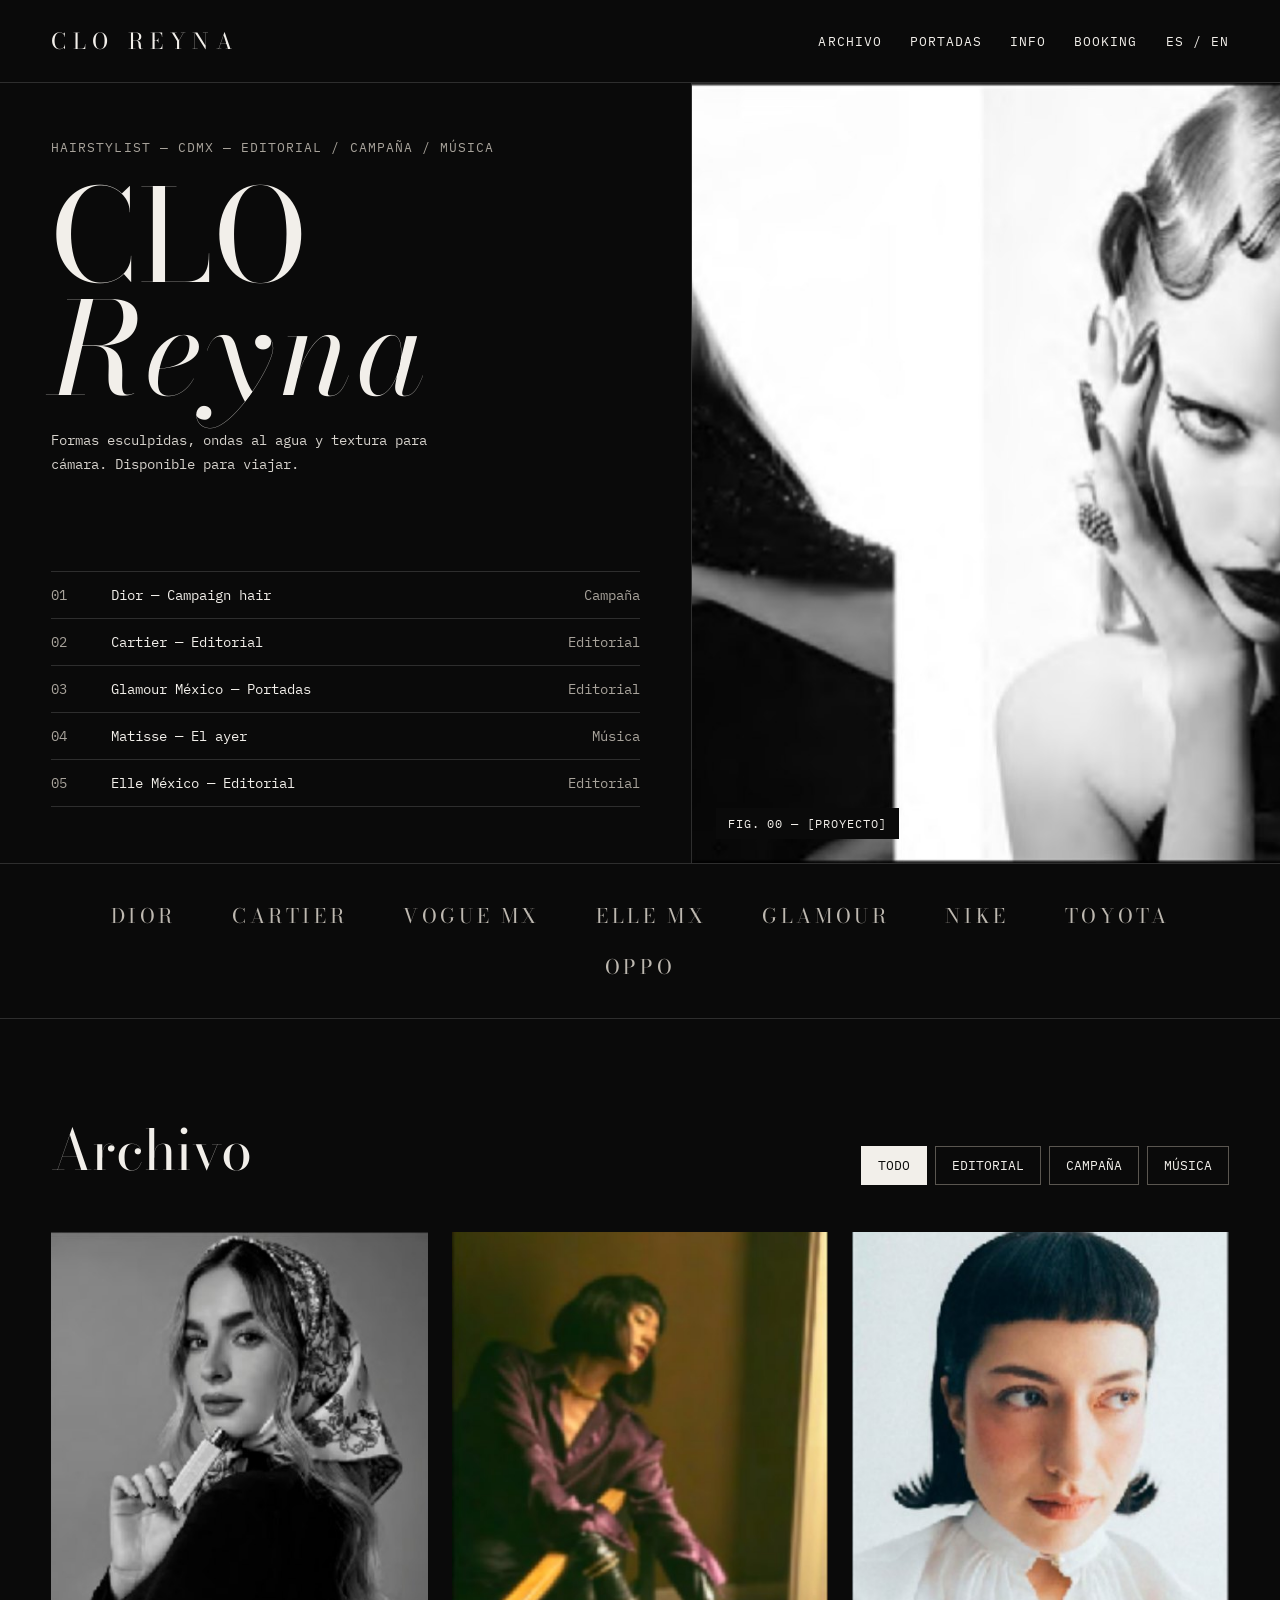
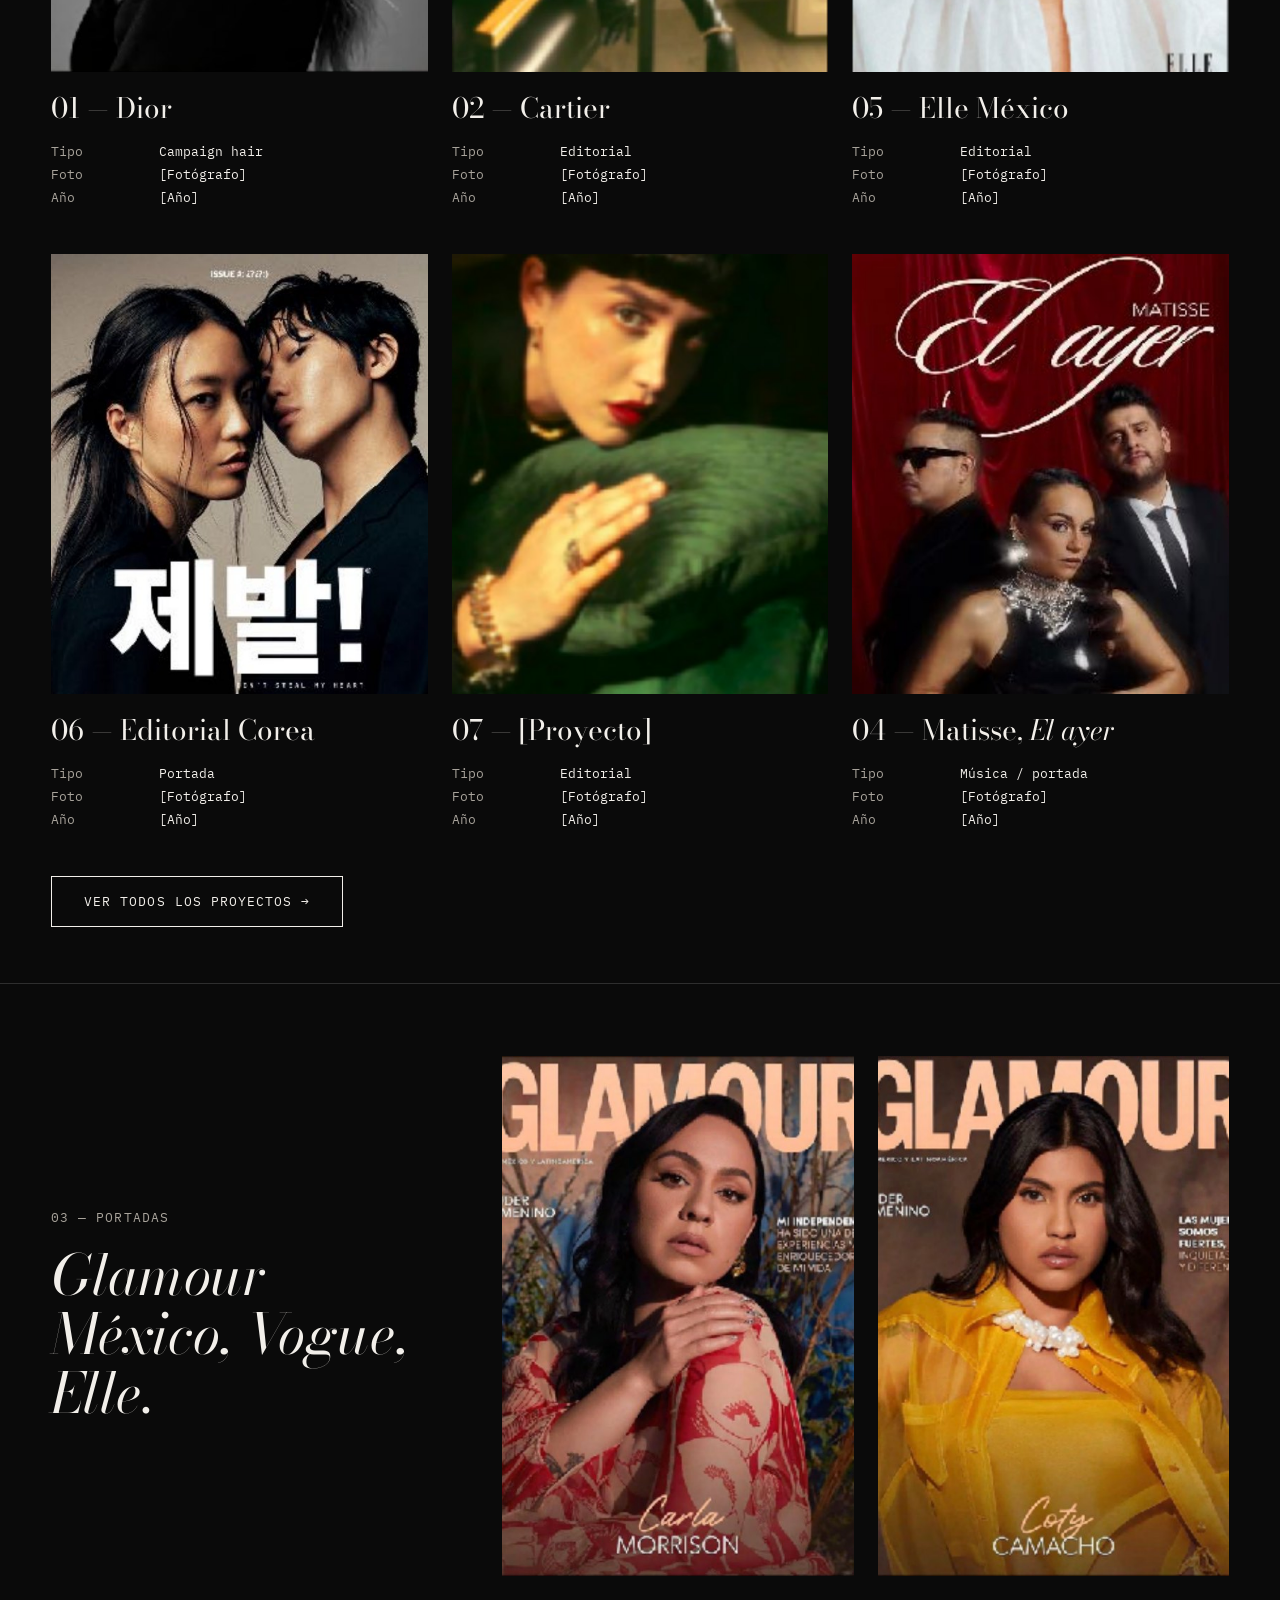
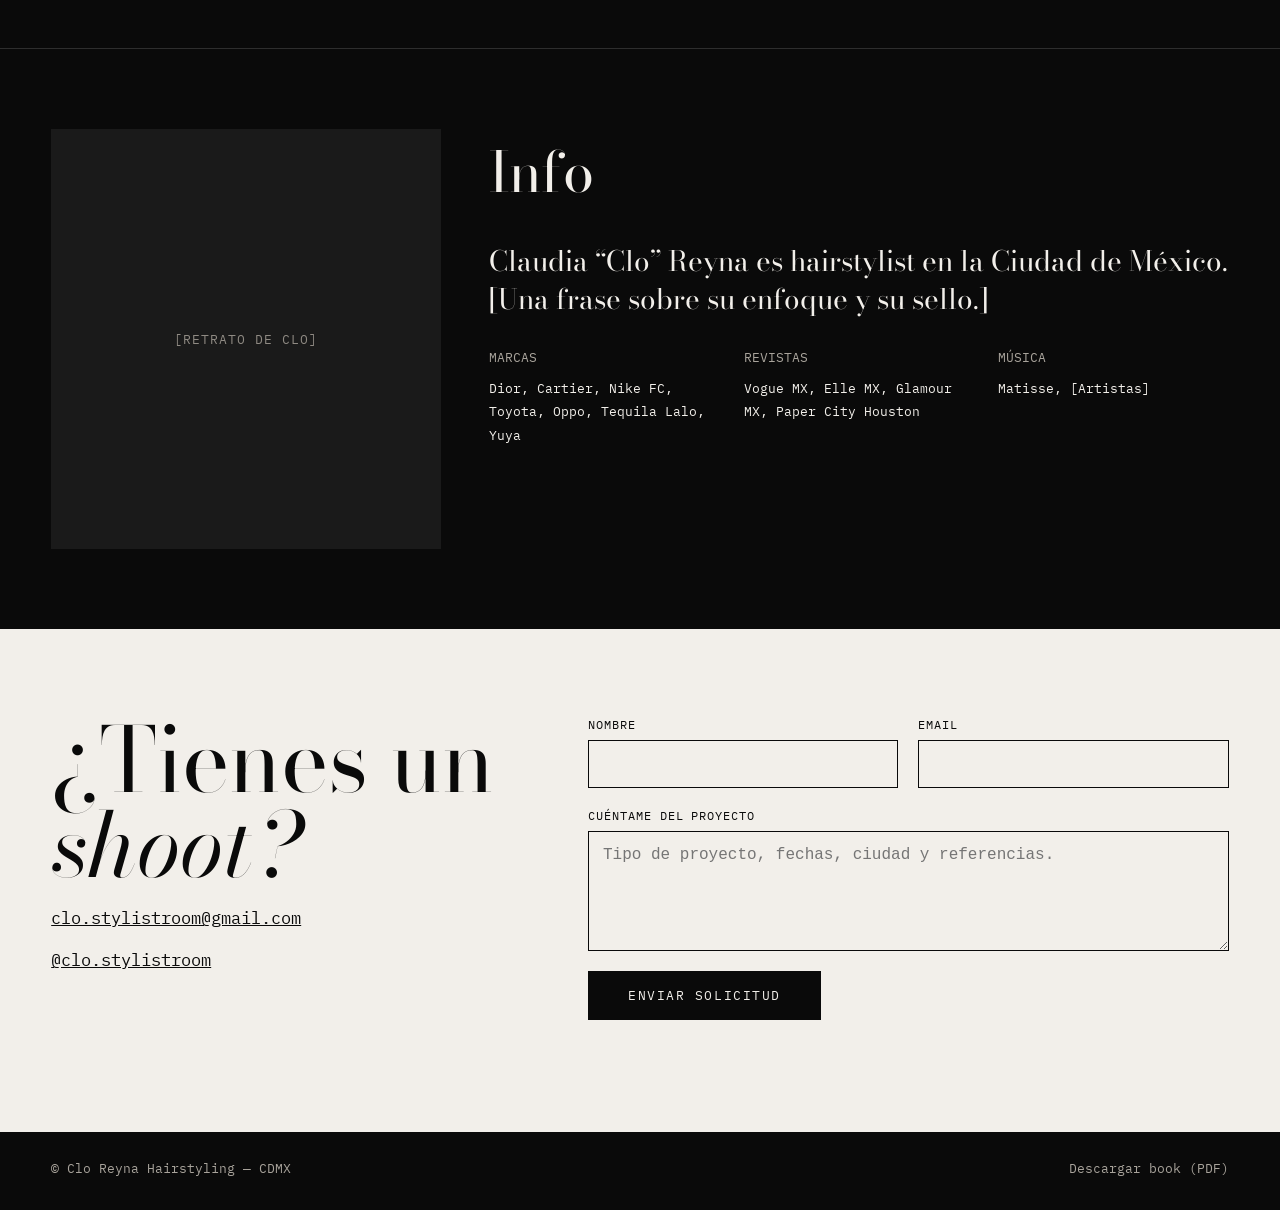
<file: 01_design/02_HTML/home/Hibrido.dc.html>
<!doctype html>
<html lang="es">
<head>
<meta charset="utf-8">
<title>Clo Reyna — Híbrido A + B</title>
<script src="./vendor/react.js"></script>
<script src="./vendor/react-dom.js"></script>
<script src="./support.js"></script>
</head>
<body>
<x-dc>
<helmet>
<link rel="preconnect" href="https://fonts.googleapis.com">
<link href="https://fonts.googleapis.com/css2?family=Bodoni+Moda:ital,opsz,wght@0,6..96,400;1,6..96,400&amp;family=IBM+Plex+Mono:wght@400;500&amp;display=swap" rel="stylesheet">
<style>
body{margin:0;background:#0A0A0A}
a{color:#F2EFEA;text-decoration:none}a:hover{color:#FFFFFF;text-decoration:underline}
</style>
</helmet>
<div style="background: #0A0A0A; color: #F2EFEA; font-family: 'IBM Plex Mono', ui-monospace, monospace; min-height: 100vh">

<header style="display: flex; flex-wrap: wrap; justify-content: space-between; align-items: center; gap: 16px; padding: 24px 4%; border-bottom: 1px solid #2E2E2E; font-size: 13px; text-transform: uppercase; letter-spacing: 0.08em">
<a href="#top" style="font-family: 'Bodoni Moda', serif; font-size: 22px; letter-spacing: 0.3em; text-transform: none">CLO REYNA</a>
<nav aria-label="Principal" style="display: flex; flex-wrap: wrap; gap: 28px">
<a href="Archivo-completo.dc.html">Archivo</a>
<a href="#portadas">Portadas</a>
<a href="#info">Info</a>
<a href="Booking.dc.html">Booking</a>
<a href="#top" aria-label="Cambiar idioma a inglés">ES / EN</a>
</nav>
</header>

<section id="top" style="display: flex; flex-wrap: wrap; border-bottom: 1px solid #2E2E2E">
<div style="flex: 1 1 520px; padding: 56px 4%; display: flex; flex-direction: column; justify-content: space-between; gap: 56px; border-right: 1px solid #2E2E2E">
<div style="display: flex; flex-direction: column; gap: 24px">
<p style="margin: 0; font-size: 13px; text-transform: uppercase; letter-spacing: 0.08em; color: #A8A39B">Hairstylist — CDMX — Editorial / Campaña / Música</p>
<h1 style="margin: 0; font-family: 'Bodoni Moda', serif; font-weight: 400; font-size: clamp(72px, 10vw, 156px); line-height: 0.88; letter-spacing: 0.02em">CLO<br><i>Reyna</i></h1>
<p style="margin: 0; max-width: 420px; font-size: 14px; line-height: 1.7; color: #D6D2CC">Formas esculpidas, ondas al agua y textura para cámara. Disponible para viajar.</p>
</div>
<ol style="margin: 0; padding: 0; list-style: none; display: flex; flex-direction: column; font-size: 14px">
<li style="display: grid; grid-template-columns: 48px 1fr auto; gap: 12px; padding: 14px 0; border-top: 1px solid #2E2E2E"><span style="color: #A8A39B">01</span><a href="Proyecto-Dior.dc.html">Dior — Campaign hair</a><span style="color: #A8A39B">Campaña</span></li>
<li style="display: grid; grid-template-columns: 48px 1fr auto; gap: 12px; padding: 14px 0; border-top: 1px solid #2E2E2E"><span style="color: #A8A39B">02</span><a href="Proyecto-Cartier.dc.html">Cartier — Editorial</a><span style="color: #A8A39B">Editorial</span></li>
<li style="display: grid; grid-template-columns: 48px 1fr auto; gap: 12px; padding: 14px 0; border-top: 1px solid #2E2E2E"><span style="color: #A8A39B">03</span><a href="#portadas">Glamour México — Portadas</a><span style="color: #A8A39B">Editorial</span></li>
<li style="display: grid; grid-template-columns: 48px 1fr auto; gap: 12px; padding: 14px 0; border-top: 1px solid #2E2E2E"><span style="color: #A8A39B">04</span><a href="#archivo">Matisse — El ayer</a><span style="color: #A8A39B">Música</span></li>
<li style="display: grid; grid-template-columns: 48px 1fr auto; gap: 12px; padding: 14px 0; border-top: 1px solid #2E2E2E; border-bottom: 1px solid #2E2E2E"><span style="color: #A8A39B">05</span><a href="#archivo">Elle México — Editorial</a><span style="color: #A8A39B">Editorial</span></li>
</ol>
</div>
<div style="flex: 1 1 520px; min-height: 780px; position: relative">
<img src="./assets/a0a384ab2457e42f7ce4e025b35b977f.jpg" alt="Editorial en blanco y negro con ondas esculpidas" style="position: absolute; inset: 0; width: 100%; height: 100%; object-fit: cover; filter: grayscale(1)">
<p style="position: absolute; left: 24px; bottom: 24px; margin: 0; padding: 8px 12px; background: #0A0A0A; font-size: 12px; text-transform: uppercase; letter-spacing: 0.08em">Fig. 00 — [Proyecto]</p>
</div>
</section>

<section aria-label="Clientes" style="display: flex; flex-wrap: wrap; justify-content: center; gap: 20px 56px; padding: 36px 4%; border-bottom: 1px solid #2E2E2E; font-family: 'Bodoni Moda', serif; font-size: 20px; letter-spacing: 0.18em; color: #BDB8B0">
<span>DIOR</span><span>CARTIER</span><span>VOGUE MX</span><span>ELLE MX</span><span>GLAMOUR</span><span>NIKE</span><span>TOYOTA</span><span>OPPO</span>
</section>

<section id="archivo" style="padding: 88px 4% 56px">
<div style="display: flex; flex-wrap: wrap; justify-content: space-between; align-items: baseline; gap: 16px; margin-bottom: 40px">
<h2 style="margin: 0; font-family: 'Bodoni Moda', serif; font-weight: 400; font-size: 56px">Archivo</h2>
<div style="display: flex; flex-wrap: wrap; gap: 8px; font-size: 13px; text-transform: uppercase">
<a href="#archivo" style="padding: 10px 16px; border: 1px solid #F2EFEA; background: #F2EFEA; color: #0A0A0A">Todo</a>
<a href="#archivo" style="padding: 10px 16px; border: 1px solid #5A5650">Editorial</a>
<a href="#archivo" style="padding: 10px 16px; border: 1px solid #5A5650">Campaña</a>
<a href="#archivo" style="padding: 10px 16px; border: 1px solid #5A5650">Música</a>
</div>
</div>
<div style="display: grid; grid-template-columns: repeat(auto-fit, minmax(300px, 1fr)); gap: 48px 24px">

<article style="display: flex; flex-direction: column; gap: 14px">
<img src="./assets/84939cf137e8077230b21f1373cfcfa0.jpg" alt="Campaña Dior en blanco y negro" style="width: 100%; height: 440px; object-fit: cover">
<h3 style="margin: 0; font-family: 'Bodoni Moda', serif; font-weight: 400; font-size: 28px"><a href="Proyecto-Dior.dc.html">01 — Dior</a></h3>
<dl style="margin: 0; display: grid; grid-template-columns: 96px 1fr; gap: 6px 12px; font-size: 13px">
<dt style="color: #A8A39B">Tipo</dt><dd style="margin: 0">Campaign hair</dd>
<dt style="color: #A8A39B">Foto</dt><dd style="margin: 0">[Fotógrafo]</dd>
<dt style="color: #A8A39B">Año</dt><dd style="margin: 0">[Año]</dd>
</dl>
</article>

<article style="display: flex; flex-direction: column; gap: 14px">
<img src="./assets/3c9f6468d5f9d1e0561dcf14422c9572.jpg" alt="Editorial Cartier con bob negro" style="width: 100%; height: 440px; object-fit: cover">
<h3 style="margin: 0; font-family: 'Bodoni Moda', serif; font-weight: 400; font-size: 28px"><a href="Proyecto-Cartier.dc.html">02 — Cartier</a></h3>
<dl style="margin: 0; display: grid; grid-template-columns: 96px 1fr; gap: 6px 12px; font-size: 13px">
<dt style="color: #A8A39B">Tipo</dt><dd style="margin: 0">Editorial</dd>
<dt style="color: #A8A39B">Foto</dt><dd style="margin: 0">[Fotógrafo]</dd>
<dt style="color: #A8A39B">Año</dt><dd style="margin: 0">[Año]</dd>
</dl>
</article>

<article style="display: flex; flex-direction: column; gap: 14px">
<img src="./assets/75213172127f1a09e2f4e528a2455afc.jpg" alt="Editorial Elle México con fleco esculpido" style="width: 100%; height: 440px; object-fit: cover">
<h3 style="margin: 0; font-family: 'Bodoni Moda', serif; font-weight: 400; font-size: 28px">05 — Elle México</h3>
<dl style="margin: 0; display: grid; grid-template-columns: 96px 1fr; gap: 6px 12px; font-size: 13px">
<dt style="color: #A8A39B">Tipo</dt><dd style="margin: 0">Editorial</dd>
<dt style="color: #A8A39B">Foto</dt><dd style="margin: 0">[Fotógrafo]</dd>
<dt style="color: #A8A39B">Año</dt><dd style="margin: 0">[Año]</dd>
</dl>
</article>

<article style="display: flex; flex-direction: column; gap: 14px">
<img src="./assets/5a438470d6975e1706d8b9b7c48f1cc1.jpg" alt="Portada editorial coreana en blanco y negro" style="width: 100%; height: 440px; object-fit: cover">
<h3 style="margin: 0; font-family: 'Bodoni Moda', serif; font-weight: 400; font-size: 28px">06 — Editorial Corea</h3>
<dl style="margin: 0; display: grid; grid-template-columns: 96px 1fr; gap: 6px 12px; font-size: 13px">
<dt style="color: #A8A39B">Tipo</dt><dd style="margin: 0">Portada</dd>
<dt style="color: #A8A39B">Foto</dt><dd style="margin: 0">[Fotógrafo]</dd>
<dt style="color: #A8A39B">Año</dt><dd style="margin: 0">[Año]</dd>
</dl>
</article>

<article style="display: flex; flex-direction: column; gap: 14px">
<img src="./assets/4767810dbe76de7c91c9dee47be9023c.jpg" alt="Editorial Cartier: retrato con luz cálida" style="width: 100%; height: 440px; object-fit: cover">
<h3 style="margin: 0; font-family: 'Bodoni Moda', serif; font-weight: 400; font-size: 28px">07 — [Proyecto]</h3>
<dl style="margin: 0; display: grid; grid-template-columns: 96px 1fr; gap: 6px 12px; font-size: 13px">
<dt style="color: #A8A39B">Tipo</dt><dd style="margin: 0">Editorial</dd>
<dt style="color: #A8A39B">Foto</dt><dd style="margin: 0">[Fotógrafo]</dd>
<dt style="color: #A8A39B">Año</dt><dd style="margin: 0">[Año]</dd>
</dl>
</article>

<article style="display: flex; flex-direction: column; gap: 14px">
<img src="./assets/260db3268d28b1b4234e9c5e0df543bf.jpg" alt="Portada del sencillo El ayer de Matisse" style="width: 100%; height: 440px; object-fit: cover">
<h3 style="margin: 0; font-family: 'Bodoni Moda', serif; font-weight: 400; font-size: 28px">04 — Matisse, <i>El ayer</i></h3>
<dl style="margin: 0; display: grid; grid-template-columns: 96px 1fr; gap: 6px 12px; font-size: 13px">
<dt style="color: #A8A39B">Tipo</dt><dd style="margin: 0">Música / portada</dd>
<dt style="color: #A8A39B">Foto</dt><dd style="margin: 0">[Fotógrafo]</dd>
<dt style="color: #A8A39B">Año</dt><dd style="margin: 0">[Año]</dd>
</dl>
</article>

</div>
<a href="Archivo-completo.dc.html" style="display: inline-block; margin-top: 48px; padding: 16px 32px; border: 1px solid #F2EFEA; font-size: 13px; text-transform: uppercase; letter-spacing: 0.08em">Ver todos los proyectos →</a>
</section>

<section id="portadas" style="padding: 72px 4%; border-top: 1px solid #2E2E2E; display: flex; flex-wrap: wrap; gap: 48px; align-items: center">
<div style="flex: 1 1 320px; display: flex; flex-direction: column; gap: 20px">
<p style="margin: 0; font-size: 13px; letter-spacing: 0.08em; text-transform: uppercase; color: #A8A39B">03 — Portadas</p>
<h2 style="margin: 0; font-family: 'Bodoni Moda', serif; font-weight: 400; font-style: italic; font-size: 56px; line-height: 1.05">Glamour México, Vogue, Elle.</h2>
</div>
<div style="flex: 2 1 560px; display: grid; grid-template-columns: repeat(2, minmax(0, 1fr)); gap: 24px">
<img src="./assets/4808986e25f7deadc0ab48fe81c5f557.jpg" alt="Portada de Glamour México con Carla Morrison" style="width: 100%; height: 520px; object-fit: cover">
<img src="./assets/d579a95ac4ab4b1060fcda002830fe42.jpg" alt="Portada de Glamour México con Cristy Camacho" style="width: 100%; height: 520px; object-fit: cover">
</div>
</section>

<section id="info" style="padding: 80px 4%; border-top: 1px solid #2E2E2E; display: flex; flex-wrap: wrap; gap: 48px">
<div style="flex: 1 1 280px; height: 420px; background: #1A1A1A; display: flex; align-items: center; justify-content: center; color: #8F8A83; font-size: 13px; text-transform: uppercase; letter-spacing: 0.08em">[Retrato de Clo]</div>
<div style="flex: 2 1 520px; display: flex; flex-direction: column; gap: 28px">
<h2 style="margin: 0; font-family: 'Bodoni Moda', serif; font-weight: 400; font-size: 56px">Info</h2>
<p style="margin: 0; font-family: 'Bodoni Moda', serif; font-size: 28px; line-height: 1.35">Claudia “Clo” Reyna es hairstylist en la Ciudad de México. [Una frase sobre su enfoque y su sello.]</p>
<div style="display: grid; grid-template-columns: repeat(auto-fit, minmax(200px, 1fr)); gap: 24px; font-size: 13px; line-height: 1.8">
<div><p style="margin: 0 0 8px; color: #A8A39B; text-transform: uppercase">Marcas</p><p style="margin: 0">Dior, Cartier, Nike FC, Toyota, Oppo, Tequila Lalo, Yuya</p></div>
<div><p style="margin: 0 0 8px; color: #A8A39B; text-transform: uppercase">Revistas</p><p style="margin: 0">Vogue MX, Elle MX, Glamour MX, Paper City Houston</p></div>
<div><p style="margin: 0 0 8px; color: #A8A39B; text-transform: uppercase">Música</p><p style="margin: 0">Matisse, [Artistas]</p></div>
</div>
</div>
</section>

<section id="contacto" style="padding: 88px 4% 112px; background: #F2EFEA; color: #0A0A0A; display: flex; flex-wrap: wrap; gap: 56px">
<div style="flex: 1 1 320px; display: flex; flex-direction: column; gap: 20px">
<h2 style="margin: 0; font-family: 'Bodoni Moda', serif; font-weight: 400; font-size: clamp(56px, 7vw, 96px); line-height: 0.95">¿Tienes un<br><i>shoot?</i></h2>
<a href="mailto:clo.stylistroom@gmail.com" style="color: #0A0A0A; font-size: 17px; text-decoration: underline">clo.stylistroom@gmail.com</a>
<a href="https://www.instagram.com/clo.stylistroom/" style="color: #0A0A0A; font-size: 17px; text-decoration: underline">@clo.stylistroom</a>
</div>
<form style="flex: 1 1 480px; display: grid; grid-template-columns: repeat(2, minmax(0, 1fr)); gap: 20px">
<label style="display: flex; flex-direction: column; gap: 8px; font-size: 12px; letter-spacing: 0.08em; text-transform: uppercase">Nombre<input type="text" style="padding: 14px; border: 1px solid #0A0A0A; background: transparent; font-size: 16px"></label>
<label style="display: flex; flex-direction: column; gap: 8px; font-size: 12px; letter-spacing: 0.08em; text-transform: uppercase">Email<input type="email" style="padding: 14px; border: 1px solid #0A0A0A; background: transparent; font-size: 16px"></label>
<label style="grid-column: 1 / -1; display: flex; flex-direction: column; gap: 8px; font-size: 12px; letter-spacing: 0.08em; text-transform: uppercase">Cuéntame del proyecto<textarea rows="5" placeholder="Tipo de proyecto, fechas, ciudad y referencias." style="padding: 14px; border: 1px solid #0A0A0A; background: transparent; font-size: 16px"></textarea></label>
<button type="submit" style="grid-column: 1 / -1; justify-self: start; padding: 16px 40px; background: #0A0A0A; color: #F2EFEA; border: 0; font-family: 'IBM Plex Mono', monospace; font-size: 13px; letter-spacing: 0.12em; text-transform: uppercase; cursor: pointer">Enviar solicitud</button>
</form>
</section>

<footer style="padding: 28px 4%; display: flex; flex-wrap: wrap; justify-content: space-between; gap: 16px; font-size: 13px; color: #A8A39B">
<span>© Clo Reyna Hairstyling — CDMX</span>
<a href="#top" style="color: #A8A39B">Descargar book (PDF)</a>
</footer>
</div>
</x-dc>
<script type="text/x-dc" data-dc-script data-props='{"$preview":{"width":1440,"height":3600}}'>
class Component extends DCLogic {
renderVals() {
return {};
}
}
</script>
</body>
</html>
</file>
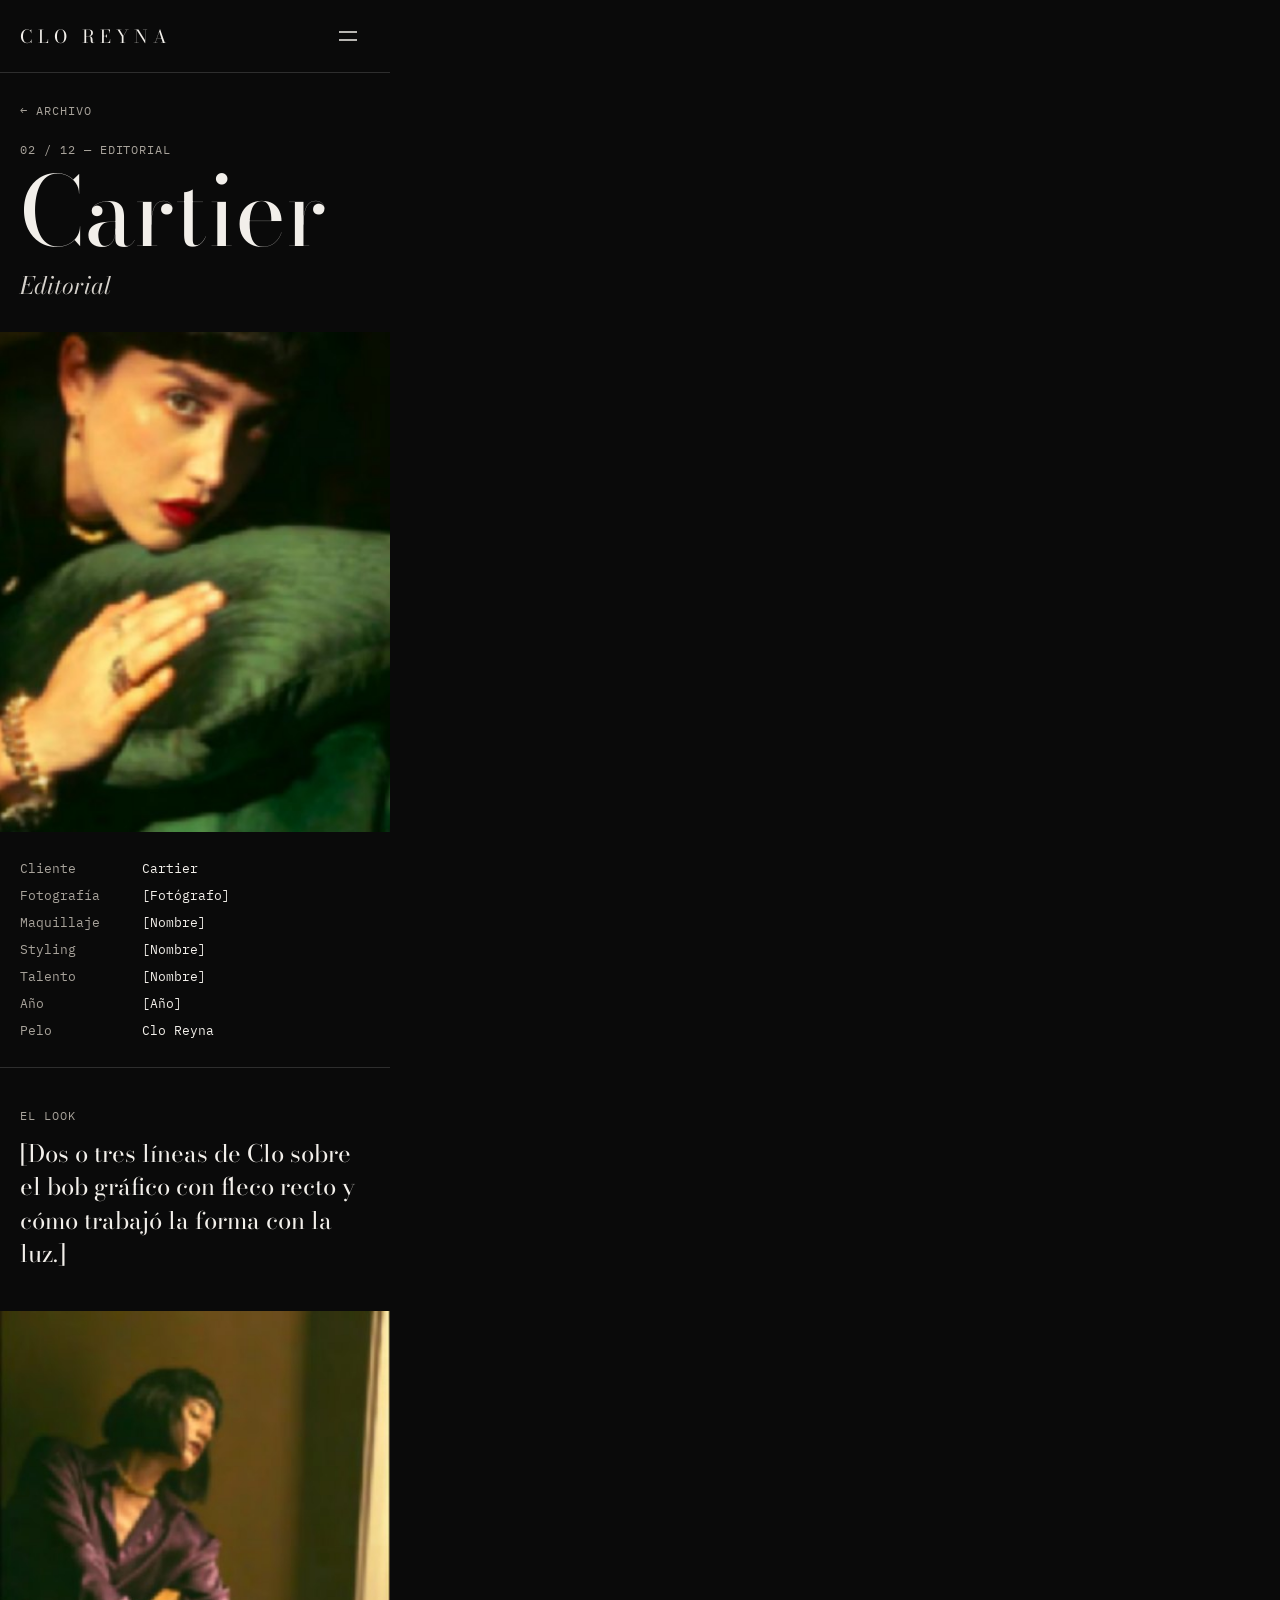
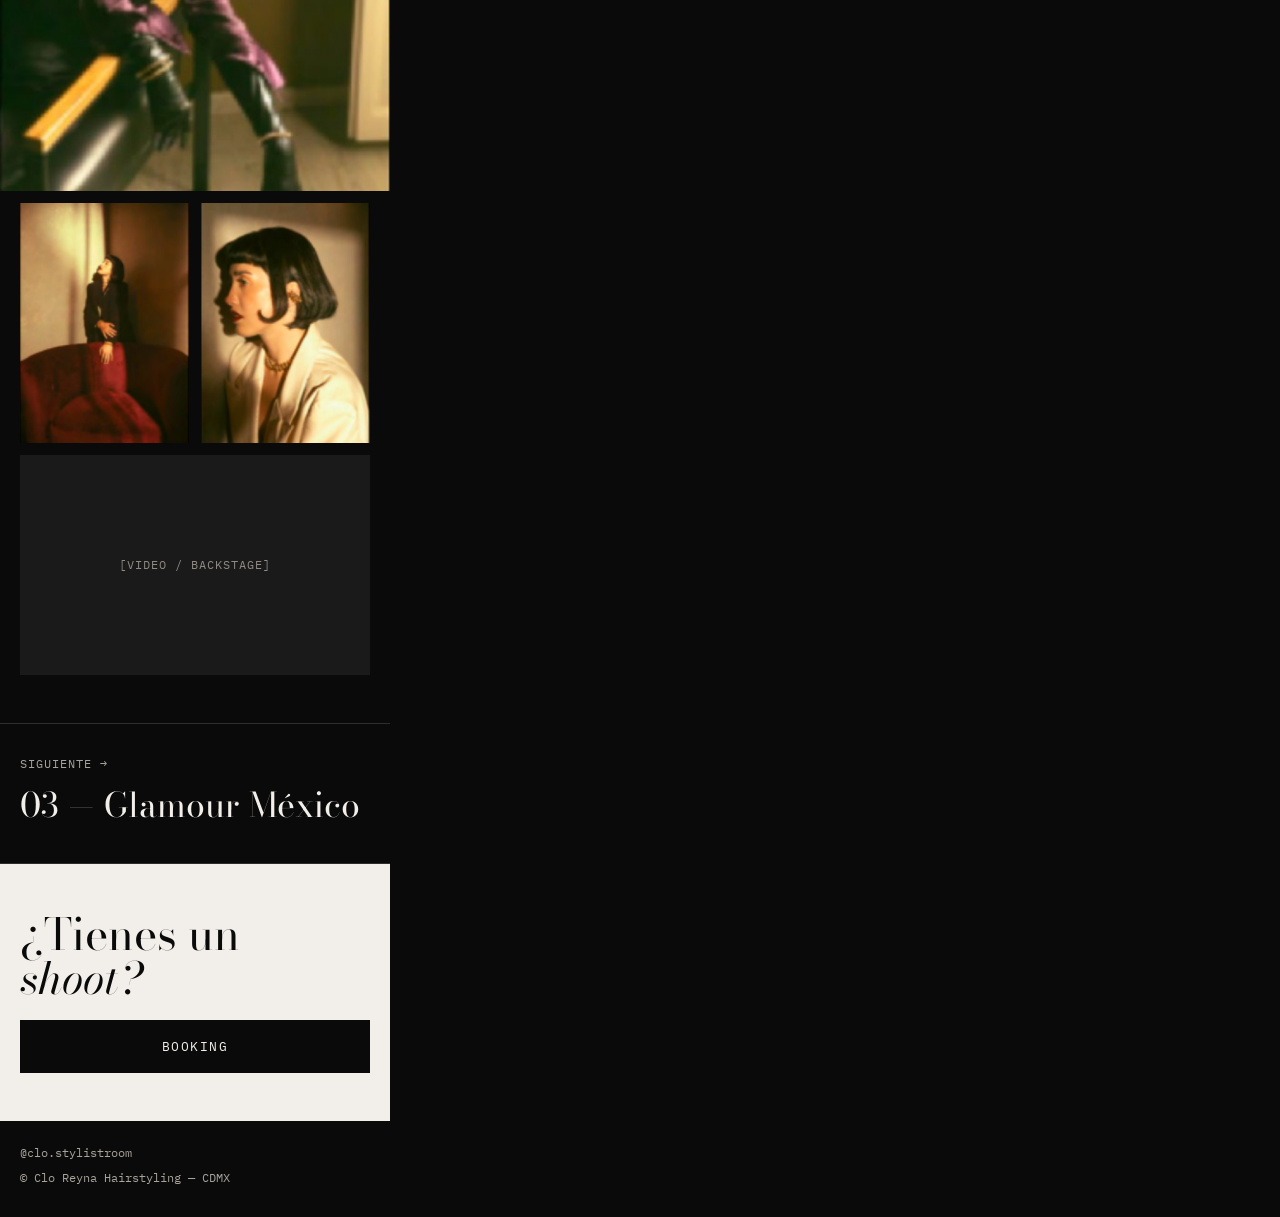
<file: 01_design/02_HTML/Móvil · Proyecto Cartier-html/Proyecto-Cartier-movil.dc.html>
<!doctype html>
<html lang="es">
<head>
<meta charset="utf-8">
<title>Clo Reyna — Proyecto Cartier móvil</title>
<script src="./vendor/react.js"></script>
<script src="./vendor/react-dom.js"></script>
<script src="./support.js"></script>
</head>
<body>
<x-dc>
<helmet>
<link rel="preconnect" href="https://fonts.googleapis.com">
<link href="https://fonts.googleapis.com/css2?family=Bodoni+Moda:ital,opsz,wght@0,6..96,400;1,6..96,400&amp;family=IBM+Plex+Mono:wght@400;500&amp;display=swap" rel="stylesheet">
<style>
body{margin:0;background:#0A0A0A}
a{color:#F2EFEA;text-decoration:none}a:hover{color:#FFFFFF;text-decoration:underline}
</style>
</helmet>
<div style="width: 390px; background: #0A0A0A; color: #F2EFEA; font-family: 'IBM Plex Mono', ui-monospace, monospace">

<header style="display: flex; justify-content: space-between; align-items: center; padding: 14px 20px; border-bottom: 1px solid #2E2E2E">
<a href="Movil-Home.dc.html" style="font-family: 'Bodoni Moda', serif; font-size: 18px; letter-spacing: 0.28em">CLO REYNA</a>
<a href="Movil-Home.dc.html" aria-label="Abrir menú" style="width: 44px; height: 44px; display: flex; align-items: center; justify-content: center">
<svg width="24" height="24" viewBox="0 0 24 24" fill="none" stroke="currentColor" stroke-width="1.5" aria-hidden="true"><path d="M3 8h18M3 16h18"></path></svg>
</a>
</header>

<section style="padding: 20px 20px 28px; display: flex; flex-direction: column; gap: 14px">
<a href="Archivo-completo-movil.dc.html" style="padding: 10px 0; font-size: 12px; text-transform: uppercase; letter-spacing: 0.08em; color: #A8A39B">← Archivo</a>
<p style="margin: 0; font-size: 12px; text-transform: uppercase; letter-spacing: 0.08em; color: #A8A39B">02 / 12 — Editorial</p>
<h1 style="margin: 0; font-family: 'Bodoni Moda', serif; font-weight: 400; font-size: 96px; line-height: 0.85">Cartier</h1>
<p style="margin: 0; font-family: 'Bodoni Moda', serif; font-style: italic; font-size: 24px; color: #D6D2CC">Editorial</p>
</section>

<img src="./assets/4767810dbe76de7c91c9dee47be9023c.jpg" alt="Editorial Cartier: labios rojos y cojín verde" style="display: block; width: 100%; height: 500px; object-fit: cover">

<dl style="margin: 0; padding: 28px 20px; display: grid; grid-template-columns: 110px 1fr; gap: 10px 12px; font-size: 13px; border-bottom: 1px solid #2E2E2E">
<dt style="color: #A8A39B">Cliente</dt><dd style="margin: 0">Cartier</dd>
<dt style="color: #A8A39B">Fotografía</dt><dd style="margin: 0">[Fotógrafo]</dd>
<dt style="color: #A8A39B">Maquillaje</dt><dd style="margin: 0">[Nombre]</dd>
<dt style="color: #A8A39B">Styling</dt><dd style="margin: 0">[Nombre]</dd>
<dt style="color: #A8A39B">Talento</dt><dd style="margin: 0">[Nombre]</dd>
<dt style="color: #A8A39B">Año</dt><dd style="margin: 0">[Año]</dd>
<dt style="color: #A8A39B">Pelo</dt><dd style="margin: 0">Clo Reyna</dd>
</dl>

<section style="padding: 40px 20px; display: flex; flex-direction: column; gap: 14px">
<p style="margin: 0; font-size: 12px; text-transform: uppercase; letter-spacing: 0.08em; color: #A8A39B">El look</p>
<p style="margin: 0; font-family: 'Bodoni Moda', serif; font-size: 24px; line-height: 1.4">[Dos o tres líneas de Clo sobre el bob gráfico con fleco recto y cómo trabajó la forma con la luz.]</p>
</section>

<section aria-label="Galería" style="display: flex; flex-direction: column; gap: 12px; padding-bottom: 48px">
<img src="./assets/3c9f6468d5f9d1e0561dcf14422c9572.jpg" alt="Editorial Cartier: bob negro y saco morado" style="display: block; width: 100%; height: 480px; object-fit: cover">
<div style="display: grid; grid-template-columns: repeat(2, minmax(0, 1fr)); gap: 12px; padding: 0 20px">
<img src="./assets/d9c5d34390e66e74c28260327108d92e.jpg" alt="Editorial Cartier: retrato en sillón rojo" style="width: 100%; height: 240px; object-fit: cover">
<img src="./assets/fb7e7e9ca0d0d23ec092e0a293f6822f.jpg" alt="Editorial Cartier: bob negro de perfil" style="width: 100%; height: 240px; object-fit: cover">
</div>
<div style="margin: 0 20px; height: 220px; background: #1A1A1A; display: flex; align-items: center; justify-content: center; color: #8F8A83; font-size: 12px; text-transform: uppercase; letter-spacing: 0.08em">[Video / backstage]</div>
</section>

<a href="Archivo-completo-movil.dc.html" style="display: flex; flex-direction: column; gap: 8px; padding: 32px 20px; border-top: 1px solid #2E2E2E; border-bottom: 1px solid #2E2E2E">
<span style="font-size: 12px; text-transform: uppercase; letter-spacing: 0.08em; color: #A8A39B">Siguiente →</span>
<span style="font-family: 'Bodoni Moda', serif; font-size: 34px">03 — Glamour México</span>
</a>

<section style="padding: 48px 20px; background: #F2EFEA; color: #0A0A0A; display: flex; flex-direction: column; gap: 20px">
<h2 style="margin: 0; font-family: 'Bodoni Moda', serif; font-weight: 400; font-size: 44px; line-height: 1">¿Tienes un <i>shoot?</i></h2>
<a href="Booking-movil.dc.html" style="padding: 18px; background: #0A0A0A; color: #F2EFEA; text-align: center; font-size: 13px; letter-spacing: 0.12em; text-transform: uppercase">Booking</a>
</section>

<footer style="padding: 24px 20px 32px; display: flex; flex-direction: column; gap: 10px; font-size: 12px; color: #A8A39B">
<a href="https://www.instagram.com/clo.stylistroom/" style="color: #A8A39B">@clo.stylistroom</a>
<span>© Clo Reyna Hairstyling — CDMX</span>
</footer>
</div>
</x-dc>
<script type="text/x-dc" data-dc-script data-props='{"$preview":{"width":390,"height":3600}}'>
class Component extends DCLogic {
renderVals() {
return {};
}
}
</script>
</body>
</html>
</file>
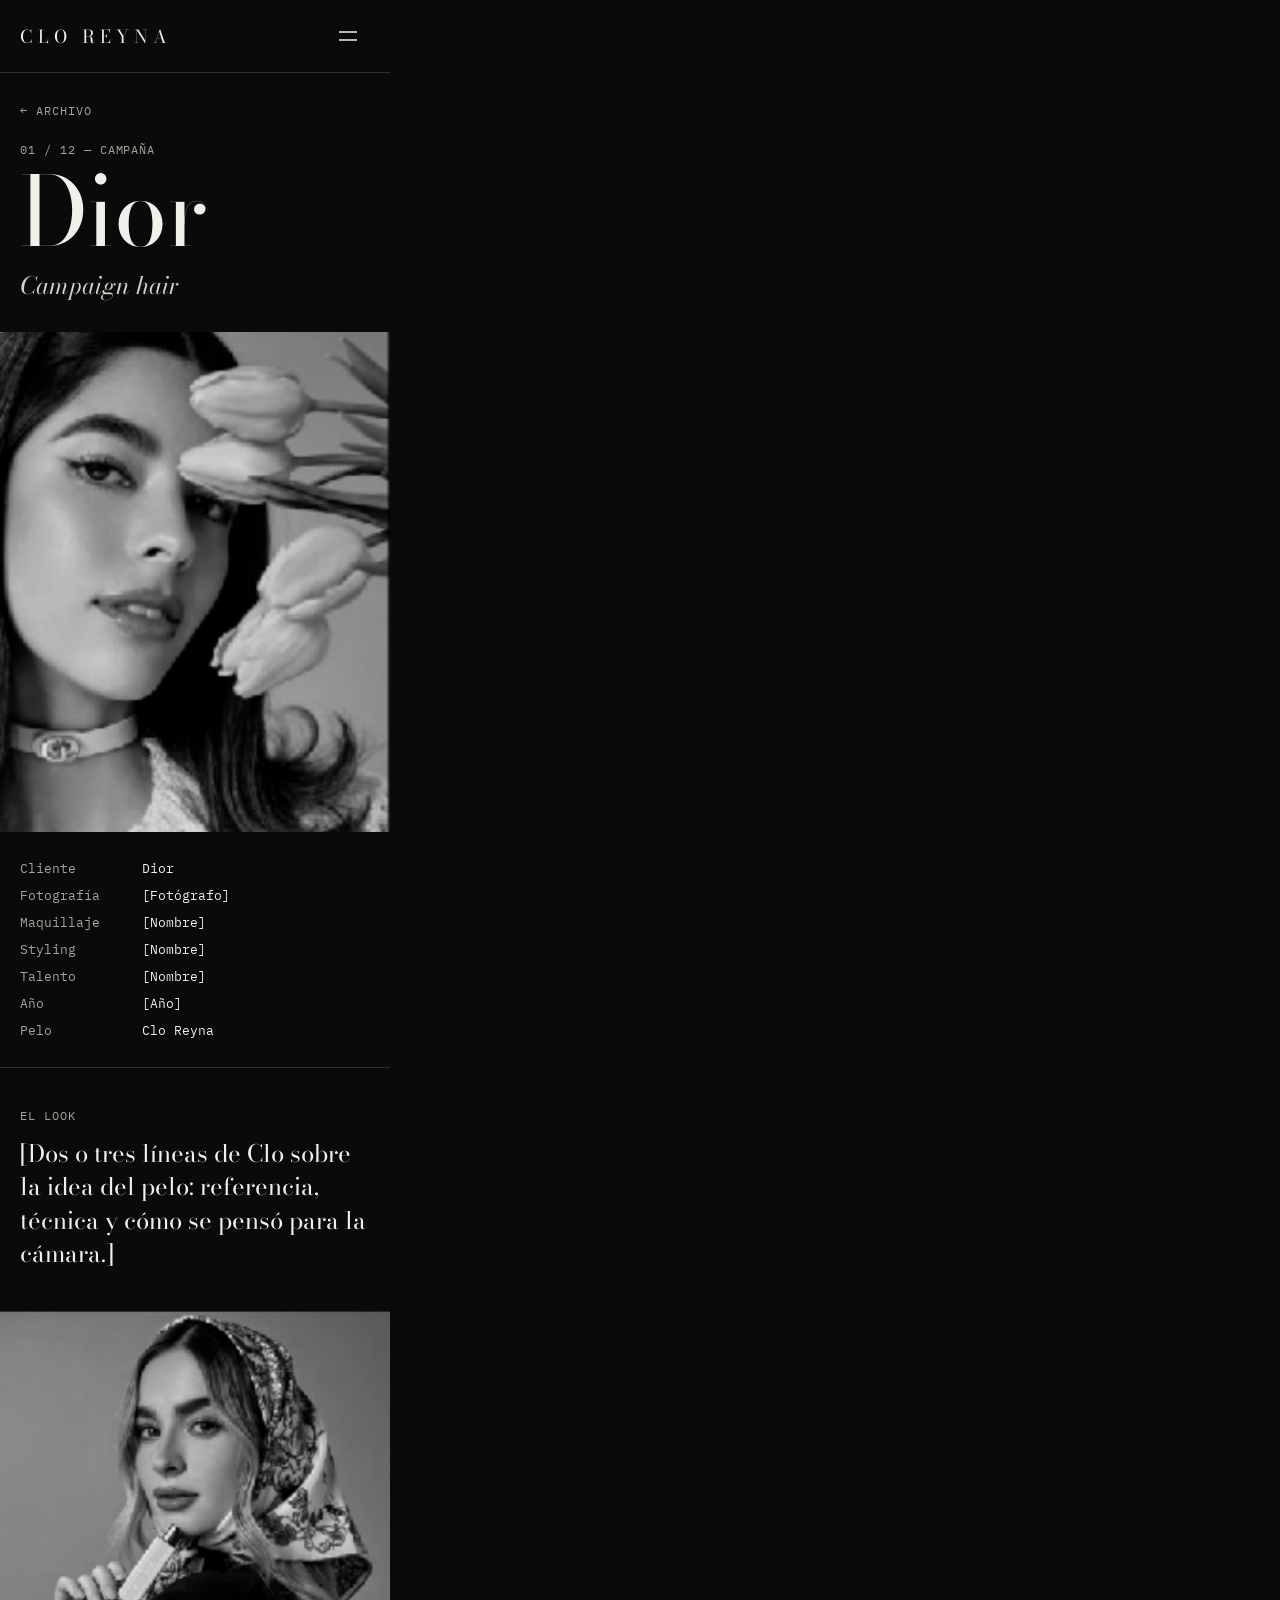
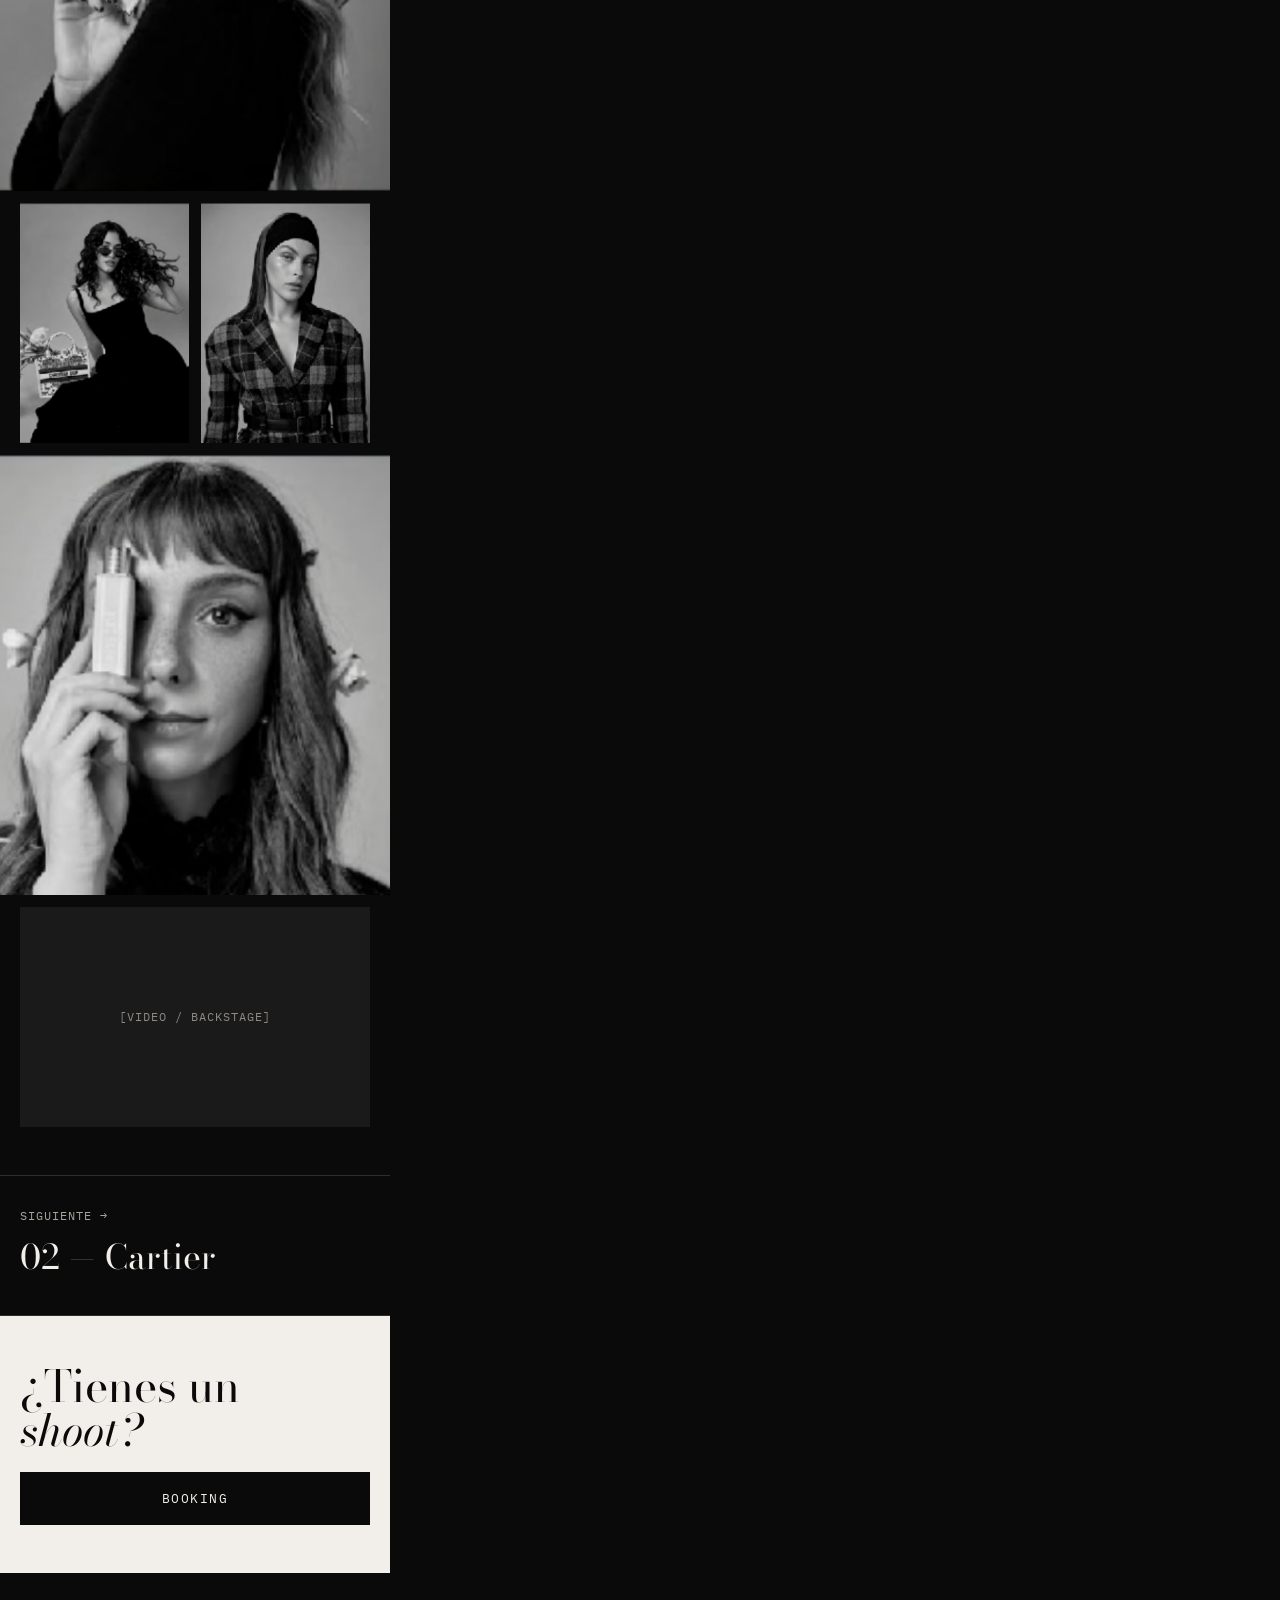
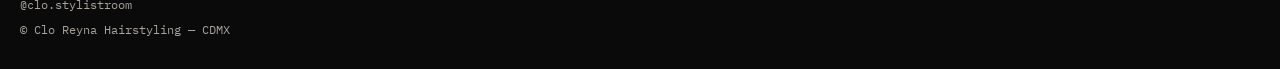
<file: 01_design/02_HTML/Móvil · Proyecto Dior-html/Proyecto-Dior-movil.dc.html>
<!doctype html>
<html lang="es">
<head>
<meta charset="utf-8">
<title>Clo Reyna — Proyecto Dior móvil</title>
<script src="./vendor/react.js"></script>
<script src="./vendor/react-dom.js"></script>
<script src="./support.js"></script>
</head>
<body>
<x-dc>
<helmet>
<link rel="preconnect" href="https://fonts.googleapis.com">
<link href="https://fonts.googleapis.com/css2?family=Bodoni+Moda:ital,opsz,wght@0,6..96,400;1,6..96,400&amp;family=IBM+Plex+Mono:wght@400;500&amp;display=swap" rel="stylesheet">
<style>
body{margin:0;background:#0A0A0A}
a{color:#F2EFEA;text-decoration:none}a:hover{color:#FFFFFF;text-decoration:underline}
</style>
</helmet>
<div style="width: 390px; background: #0A0A0A; color: #F2EFEA; font-family: 'IBM Plex Mono', ui-monospace, monospace">

<header style="display: flex; justify-content: space-between; align-items: center; padding: 14px 20px; border-bottom: 1px solid #2E2E2E">
<a href="Movil-Home.dc.html" style="font-family: 'Bodoni Moda', serif; font-size: 18px; letter-spacing: 0.28em">CLO REYNA</a>
<a href="Movil-Home.dc.html" aria-label="Abrir menú" style="width: 44px; height: 44px; display: flex; align-items: center; justify-content: center">
<svg width="24" height="24" viewBox="0 0 24 24" fill="none" stroke="currentColor" stroke-width="1.5" aria-hidden="true"><path d="M3 8h18M3 16h18"></path></svg>
</a>
</header>

<section style="padding: 20px 20px 28px; display: flex; flex-direction: column; gap: 14px">
<a href="Archivo-completo-movil.dc.html" style="padding: 10px 0; font-size: 12px; text-transform: uppercase; letter-spacing: 0.08em; color: #A8A39B">← Archivo</a>
<p style="margin: 0; font-size: 12px; text-transform: uppercase; letter-spacing: 0.08em; color: #A8A39B">01 / 12 — Campaña</p>
<h1 style="margin: 0; font-family: 'Bodoni Moda', serif; font-weight: 400; font-size: 96px; line-height: 0.85">Dior</h1>
<p style="margin: 0; font-family: 'Bodoni Moda', serif; font-style: italic; font-size: 24px; color: #D6D2CC">Campaign hair</p>
</section>

<img src="./assets/82555f0cb9b47ec441bf7cd654546b4c.jpg" alt="Campaña Dior: ondas laterales en blanco y negro con tulipanes" style="display: block; width: 100%; height: 500px; object-fit: cover">

<dl style="margin: 0; padding: 28px 20px; display: grid; grid-template-columns: 110px 1fr; gap: 10px 12px; font-size: 13px; border-bottom: 1px solid #2E2E2E">
<dt style="color: #A8A39B">Cliente</dt><dd style="margin: 0">Dior</dd>
<dt style="color: #A8A39B">Fotografía</dt><dd style="margin: 0">[Fotógrafo]</dd>
<dt style="color: #A8A39B">Maquillaje</dt><dd style="margin: 0">[Nombre]</dd>
<dt style="color: #A8A39B">Styling</dt><dd style="margin: 0">[Nombre]</dd>
<dt style="color: #A8A39B">Talento</dt><dd style="margin: 0">[Nombre]</dd>
<dt style="color: #A8A39B">Año</dt><dd style="margin: 0">[Año]</dd>
<dt style="color: #A8A39B">Pelo</dt><dd style="margin: 0">Clo Reyna</dd>
</dl>

<section style="padding: 40px 20px; display: flex; flex-direction: column; gap: 14px">
<p style="margin: 0; font-size: 12px; text-transform: uppercase; letter-spacing: 0.08em; color: #A8A39B">El look</p>
<p style="margin: 0; font-family: 'Bodoni Moda', serif; font-size: 24px; line-height: 1.4">[Dos o tres líneas de Clo sobre la idea del pelo: referencia, técnica y cómo se pensó para la cámara.]</p>
</section>

<section aria-label="Galería" style="display: flex; flex-direction: column; gap: 12px; padding-bottom: 48px">
<img src="./assets/84939cf137e8077230b21f1373cfcfa0.jpg" alt="Campaña Dior: pañuelo de seda sobre el pelo" style="display: block; width: 100%; height: 480px; object-fit: cover">
<div style="display: grid; grid-template-columns: repeat(2, minmax(0, 1fr)); gap: 12px; padding: 0 20px">
<img src="./assets/ca70d1765d16fd5bad19ef14c73e5daa.jpg" alt="Campaña Dior: vestido negro y bolso con flores" style="width: 100%; height: 240px; object-fit: cover">
<img src="./assets/366e31497bf0577c7175c5d9f9cb6dfc.jpg" alt="Campaña Dior: gorro negro y saco de cuadros" style="width: 100%; height: 240px; object-fit: cover">
</div>
<img src="./assets/94a6289a955ac4f37b8456a061be20fd.jpg" alt="Campaña Dior: fleco abierto y producto frente al rostro" style="display: block; width: 100%; height: 440px; object-fit: cover">
<div style="margin: 0 20px; height: 220px; background: #1A1A1A; display: flex; align-items: center; justify-content: center; color: #8F8A83; font-size: 12px; text-transform: uppercase; letter-spacing: 0.08em">[Video / backstage]</div>
</section>

<a href="Proyecto-Cartier-movil.dc.html" style="display: flex; flex-direction: column; gap: 8px; padding: 32px 20px; border-top: 1px solid #2E2E2E; border-bottom: 1px solid #2E2E2E">
<span style="font-size: 12px; text-transform: uppercase; letter-spacing: 0.08em; color: #A8A39B">Siguiente →</span>
<span style="font-family: 'Bodoni Moda', serif; font-size: 34px">02 — Cartier</span>
</a>

<section style="padding: 48px 20px; background: #F2EFEA; color: #0A0A0A; display: flex; flex-direction: column; gap: 20px">
<h2 style="margin: 0; font-family: 'Bodoni Moda', serif; font-weight: 400; font-size: 44px; line-height: 1">¿Tienes un <i>shoot?</i></h2>
<a href="Booking-movil.dc.html" style="padding: 18px; background: #0A0A0A; color: #F2EFEA; text-align: center; font-size: 13px; letter-spacing: 0.12em; text-transform: uppercase">Booking</a>
</section>

<footer style="padding: 24px 20px 32px; display: flex; flex-direction: column; gap: 10px; font-size: 12px; color: #A8A39B">
<a href="https://www.instagram.com/clo.stylistroom/" style="color: #A8A39B">@clo.stylistroom</a>
<span>© Clo Reyna Hairstyling — CDMX</span>
</footer>
</div>
</x-dc>
<script type="text/x-dc" data-dc-script data-props='{"$preview":{"width":390,"height":4000}}'>
class Component extends DCLogic {
renderVals() {
return {};
}
}
</script>
</body>
</html>
</file>
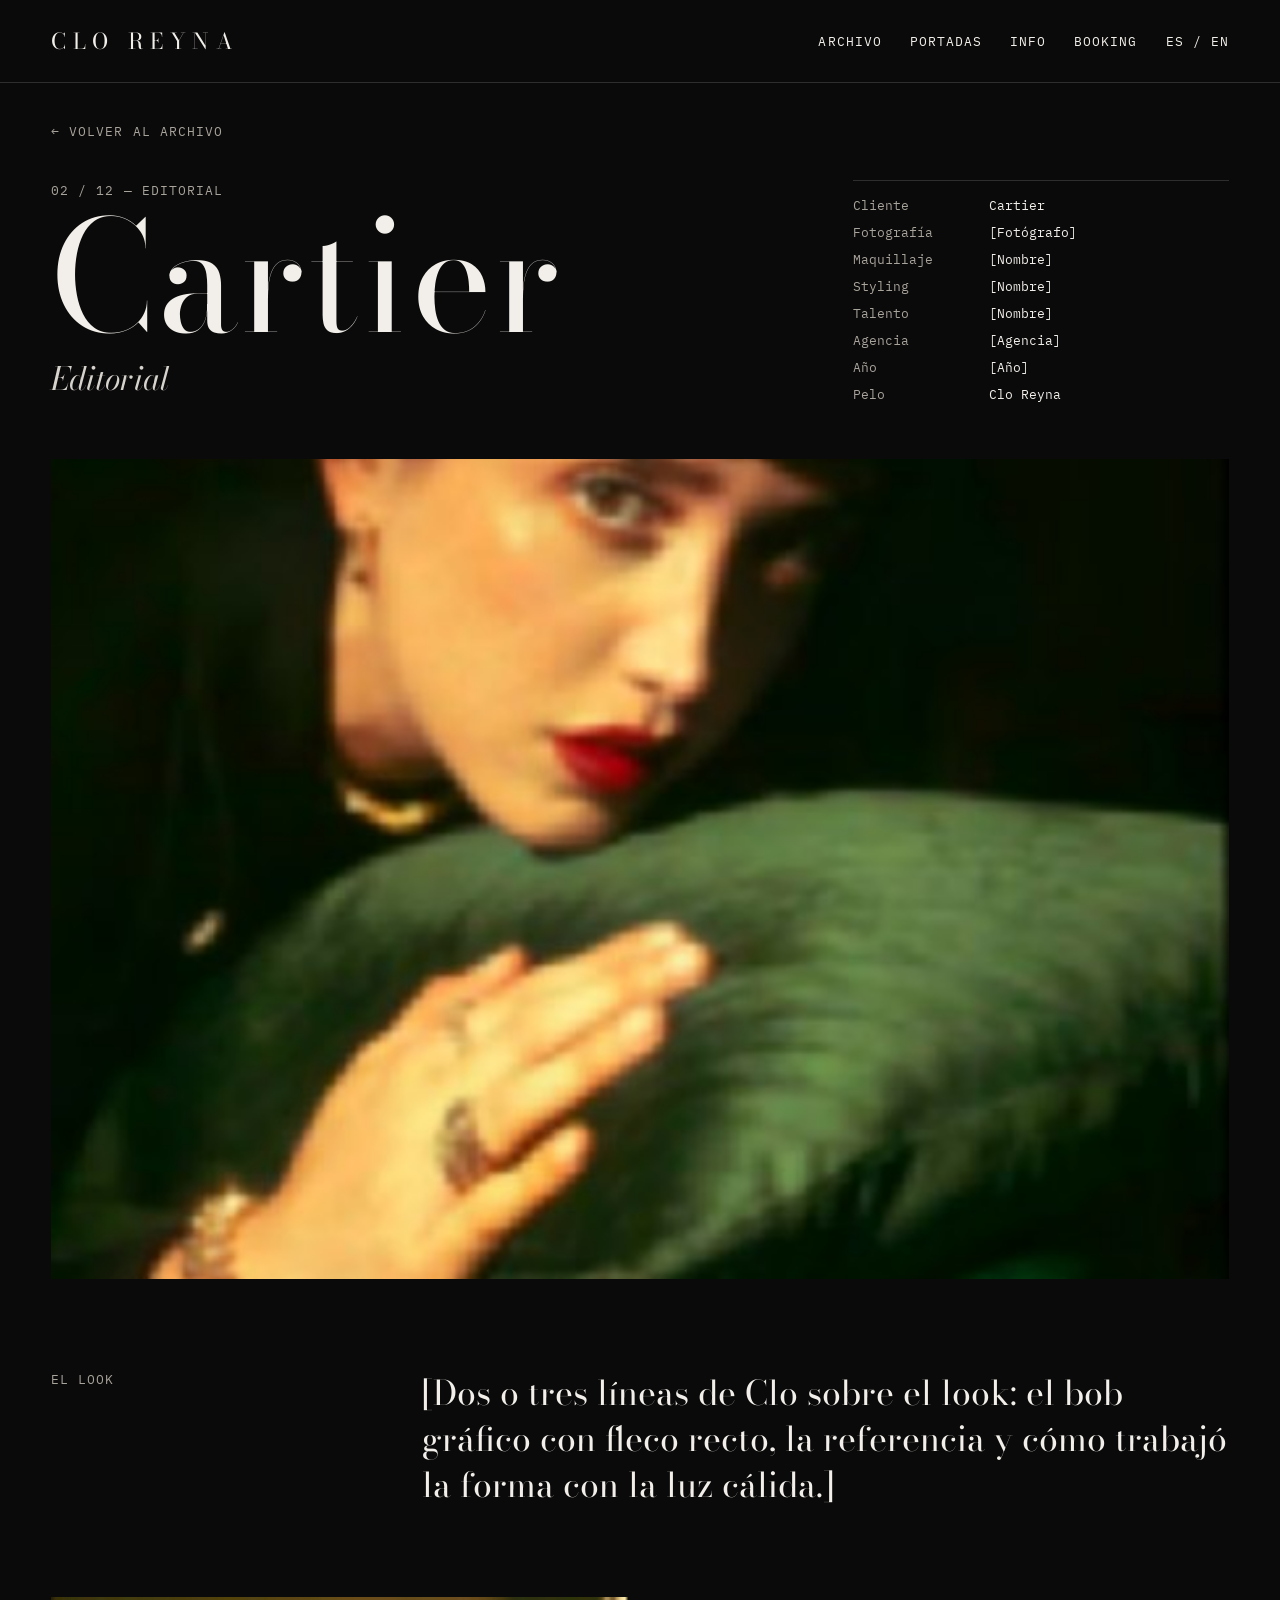
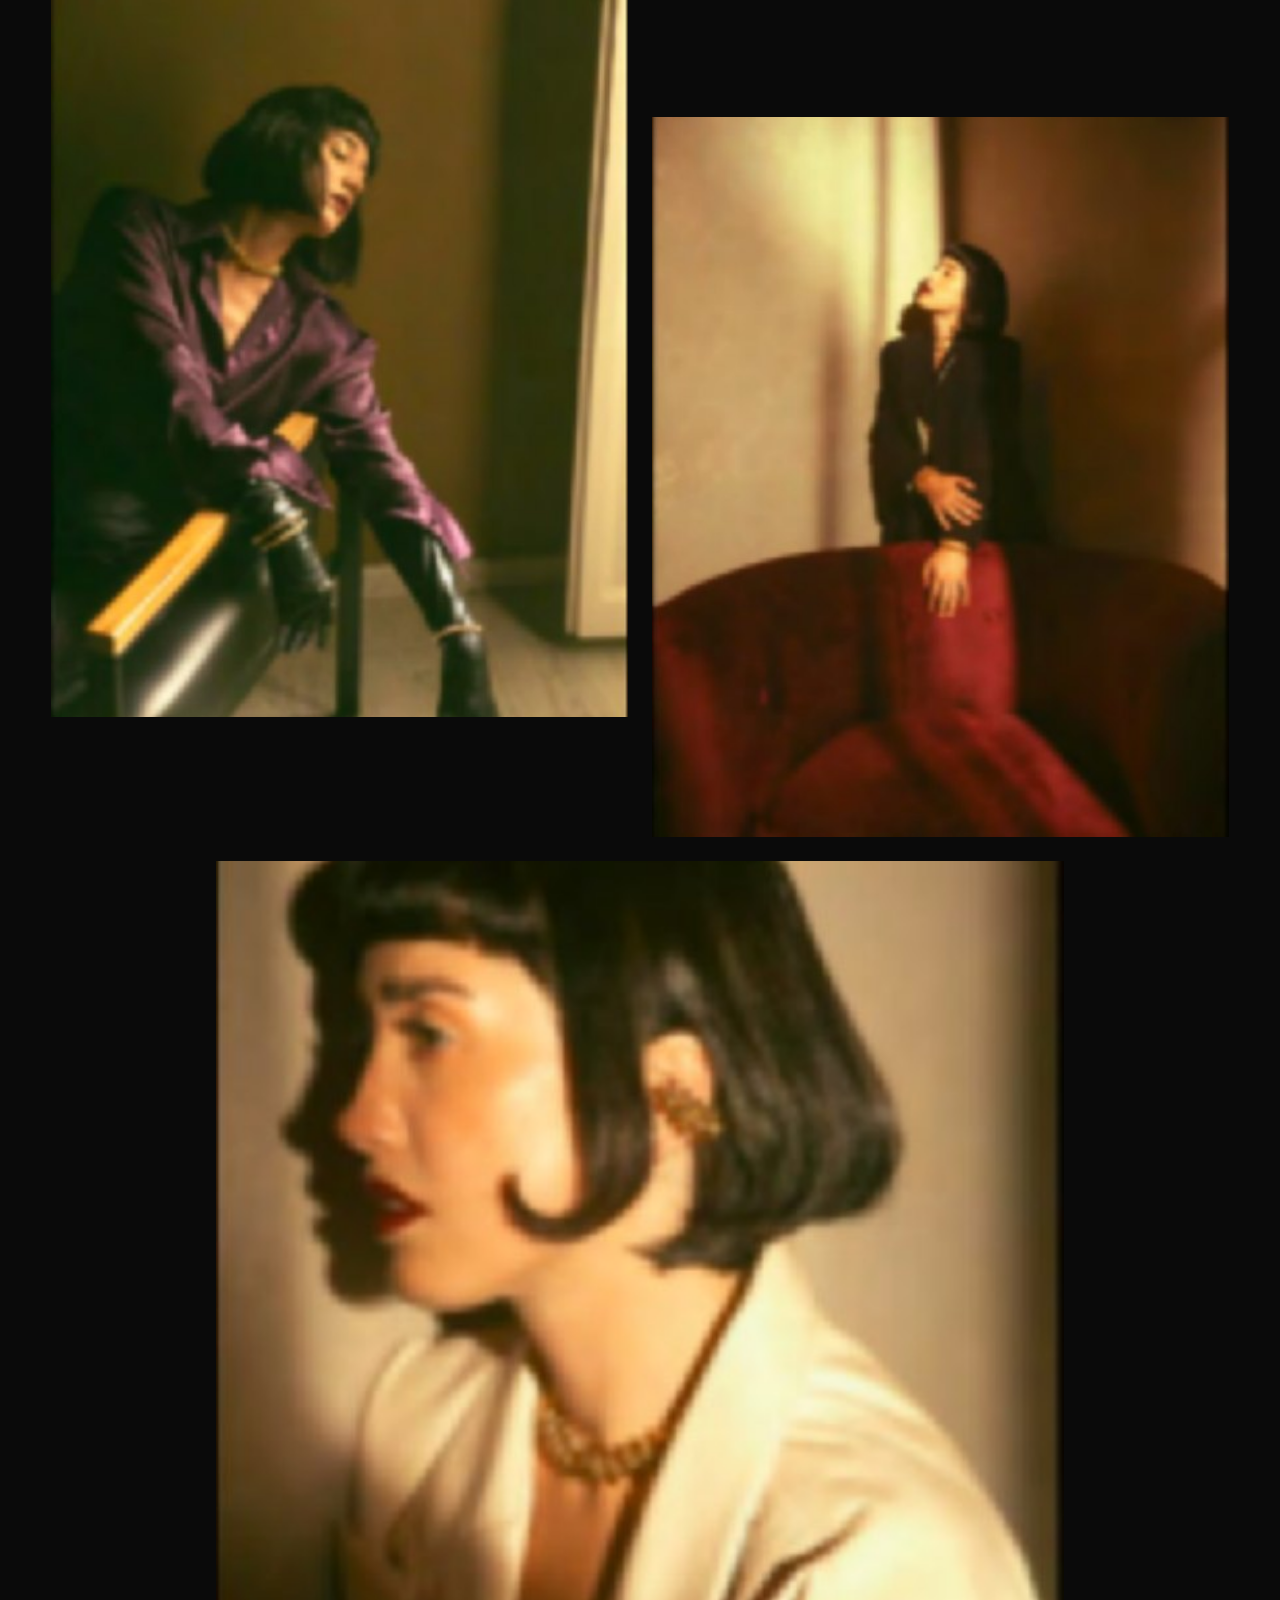
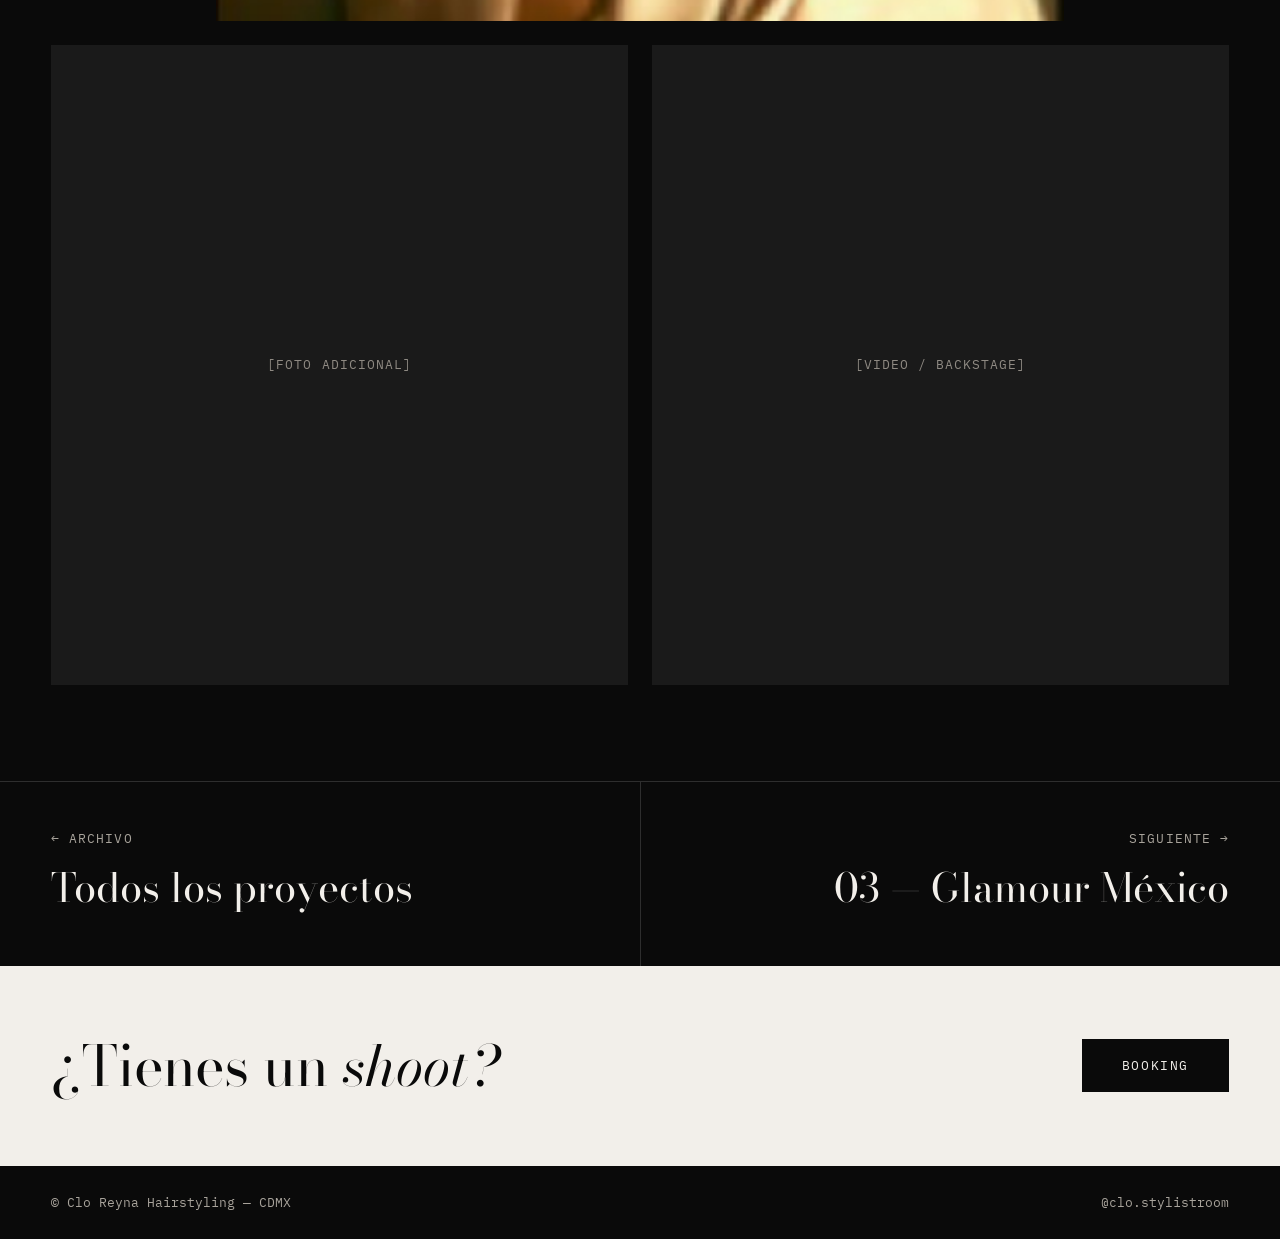
<file: 01_design/02_HTML/Proyecto · Cartier-html/Proyecto-Cartier.dc.html>
<!doctype html>
<html lang="es">
<head>
<meta charset="utf-8">
<title>Clo Reyna — Proyecto Cartier</title>
<script src="./vendor/react.js"></script>
<script src="./vendor/react-dom.js"></script>
<script src="./support.js"></script>
</head>
<body>
<x-dc>
<helmet>
<link rel="preconnect" href="https://fonts.googleapis.com">
<link href="https://fonts.googleapis.com/css2?family=Bodoni+Moda:ital,opsz,wght@0,6..96,400;1,6..96,400&amp;family=IBM+Plex+Mono:wght@400;500&amp;display=swap" rel="stylesheet">
<style>
body{margin:0;background:#0A0A0A}
a{color:#F2EFEA;text-decoration:none}a:hover{color:#FFFFFF;text-decoration:underline}
</style>
</helmet>
<div style="background: #0A0A0A; color: #F2EFEA; font-family: 'IBM Plex Mono', ui-monospace, monospace; min-height: 100vh">

<header style="display: flex; flex-wrap: wrap; justify-content: space-between; align-items: center; gap: 16px; padding: 24px 4%; border-bottom: 1px solid #2E2E2E; font-size: 13px; text-transform: uppercase; letter-spacing: 0.08em">
<a href="Hibrido.dc.html" style="font-family: 'Bodoni Moda', serif; font-size: 22px; letter-spacing: 0.3em; text-transform: none">CLO REYNA</a>
<nav aria-label="Principal" style="display: flex; flex-wrap: wrap; gap: 28px">
<a href="Archivo-completo.dc.html">Archivo</a>
<a href="Hibrido.dc.html">Portadas</a>
<a href="Hibrido.dc.html">Info</a>
<a href="Booking.dc.html">Booking</a>
<a href="#top" aria-label="Cambiar idioma a inglés">ES / EN</a>
</nav>
</header>

<section id="top" style="padding: 40px 4% 56px; display: flex; flex-direction: column; gap: 40px">
<a href="Archivo-completo.dc.html" style="font-size: 13px; text-transform: uppercase; letter-spacing: 0.08em; color: #A8A39B">← Volver al archivo</a>
<div style="display: flex; flex-wrap: wrap; justify-content: space-between; align-items: flex-end; gap: 40px">
<div style="display: flex; flex-direction: column; gap: 12px">
<p style="margin: 0; font-size: 13px; text-transform: uppercase; letter-spacing: 0.08em; color: #A8A39B">02 / 12 — Editorial</p>
<h1 style="margin: 0; font-family: 'Bodoni Moda', serif; font-weight: 400; font-size: clamp(80px, 12vw, 176px); line-height: 0.85; letter-spacing: 0.02em">Cartier</h1>
<p style="margin: 0; font-family: 'Bodoni Moda', serif; font-style: italic; font-size: 32px; color: #D6D2CC">Editorial</p>
</div>
<dl style="margin: 0; display: grid; grid-template-columns: 120px minmax(0, 240px); gap: 10px 16px; font-size: 13px; padding-top: 16px; border-top: 1px solid #2E2E2E">
<dt style="color: #A8A39B">Cliente</dt><dd style="margin: 0">Cartier</dd>
<dt style="color: #A8A39B">Fotografía</dt><dd style="margin: 0">[Fotógrafo]</dd>
<dt style="color: #A8A39B">Maquillaje</dt><dd style="margin: 0">[Nombre]</dd>
<dt style="color: #A8A39B">Styling</dt><dd style="margin: 0">[Nombre]</dd>
<dt style="color: #A8A39B">Talento</dt><dd style="margin: 0">[Nombre]</dd>
<dt style="color: #A8A39B">Agencia</dt><dd style="margin: 0">[Agencia]</dd>
<dt style="color: #A8A39B">Año</dt><dd style="margin: 0">[Año]</dd>
<dt style="color: #A8A39B">Pelo</dt><dd style="margin: 0">Clo Reyna</dd>
</dl>
</div>
</section>

<section aria-label="Foto principal" style="padding: 0 4%">
<img src="./assets/4767810dbe76de7c91c9dee47be9023c.jpg" alt="Editorial Cartier: labios rojos y cojín verde" style="width: 100%; height: 820px; object-fit: cover; object-position: center 35%">
</section>

<section style="padding: 88px 4%; display: flex; flex-wrap: wrap; gap: 48px">
<p style="flex: 1 1 240px; margin: 0; font-size: 13px; text-transform: uppercase; letter-spacing: 0.08em; color: #A8A39B">El look</p>
<p style="flex: 3 1 560px; margin: 0; font-family: 'Bodoni Moda', serif; font-size: 34px; line-height: 1.35">[Dos o tres líneas de Clo sobre el look: el bob gráfico con fleco recto, la referencia y cómo trabajó la forma con la luz cálida.]</p>
</section>

<section aria-label="Galería" style="padding: 0 4% 96px; display: flex; flex-direction: column; gap: 24px">
<div style="display: grid; grid-template-columns: repeat(2, minmax(0, 1fr)); gap: 24px">
<img src="./assets/3c9f6468d5f9d1e0561dcf14422c9572.jpg" alt="Editorial Cartier: bob negro y saco morado" style="width: 100%; height: 720px; object-fit: cover">
<img src="./assets/d9c5d34390e66e74c28260327108d92e.jpg" alt="Editorial Cartier: retrato en sillón rojo" style="width: 100%; height: 720px; object-fit: cover; margin-top: 120px">
</div>
<img src="./assets/fb7e7e9ca0d0d23ec092e0a293f6822f.jpg" alt="Editorial Cartier: bob negro de perfil con luz cálida" style="width: 72%; height: 760px; object-fit: cover; align-self: center">
<div style="display: grid; grid-template-columns: repeat(2, minmax(0, 1fr)); gap: 24px">
<div style="background: #1A1A1A; height: 640px; display: flex; align-items: center; justify-content: center; color: #8F8A83; font-size: 13px; text-transform: uppercase; letter-spacing: 0.08em">[Foto adicional]</div>
<div style="background: #1A1A1A; height: 640px; display: flex; align-items: center; justify-content: center; color: #8F8A83; font-size: 13px; text-transform: uppercase; letter-spacing: 0.08em">[Video / backstage]</div>
</div>
</section>

<nav aria-label="Proyectos" style="border-top: 1px solid #2E2E2E; display: flex; flex-wrap: wrap">
<a href="Archivo-completo.dc.html" style="flex: 1 1 320px; padding: 48px 4%; display: flex; flex-direction: column; gap: 10px; border-right: 1px solid #2E2E2E">
<span style="font-size: 13px; text-transform: uppercase; letter-spacing: 0.08em; color: #A8A39B">← Archivo</span>
<span style="font-family: 'Bodoni Moda', serif; font-size: 40px">Todos los proyectos</span>
</a>
<a href="Archivo-completo.dc.html" style="flex: 1 1 320px; padding: 48px 4%; display: flex; flex-direction: column; gap: 10px; align-items: flex-end; text-align: right">
<span style="font-size: 13px; text-transform: uppercase; letter-spacing: 0.08em; color: #A8A39B">Siguiente →</span>
<span style="font-family: 'Bodoni Moda', serif; font-size: 40px">03 — Glamour México</span>
</a>
</nav>

<section style="padding: 72px 4%; background: #F2EFEA; color: #0A0A0A; display: flex; flex-wrap: wrap; justify-content: space-between; align-items: center; gap: 32px">
<h2 style="margin: 0; font-family: 'Bodoni Moda', serif; font-weight: 400; font-size: 56px; line-height: 1">¿Tienes un <i>shoot?</i></h2>
<a href="Booking.dc.html" style="padding: 18px 40px; background: #0A0A0A; color: #F2EFEA; font-size: 13px; letter-spacing: 0.12em; text-transform: uppercase">Booking</a>
</section>

<footer style="padding: 28px 4%; display: flex; flex-wrap: wrap; justify-content: space-between; gap: 16px; font-size: 13px; color: #A8A39B">
<span>© Clo Reyna Hairstyling — CDMX</span>
<a href="https://www.instagram.com/clo.stylistroom/" style="color: #A8A39B">@clo.stylistroom</a>
</footer>
</div>
</x-dc>
<script type="text/x-dc" data-dc-script data-props='{"$preview":{"width":1440,"height":4300}}'>
class Component extends DCLogic {
renderVals() {
return {};
}
}
</script>
</body>
</html>
</file>
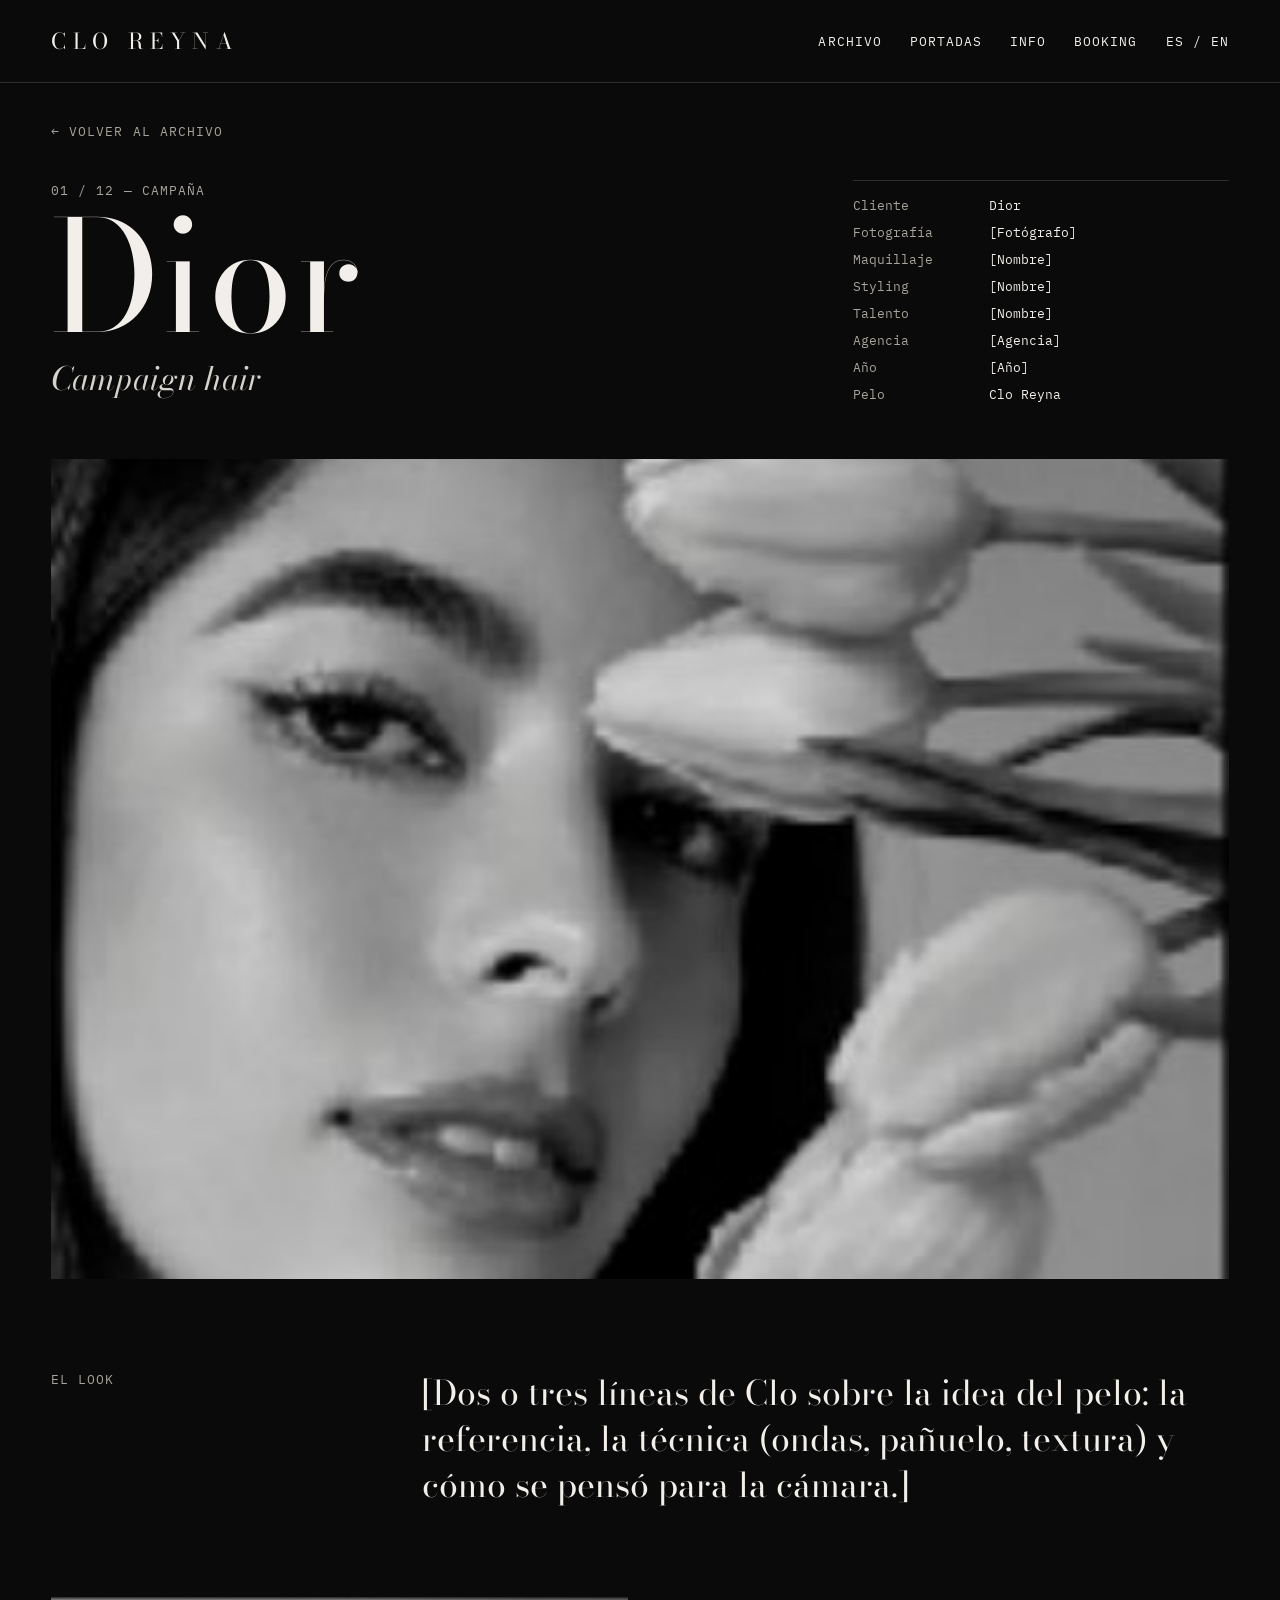
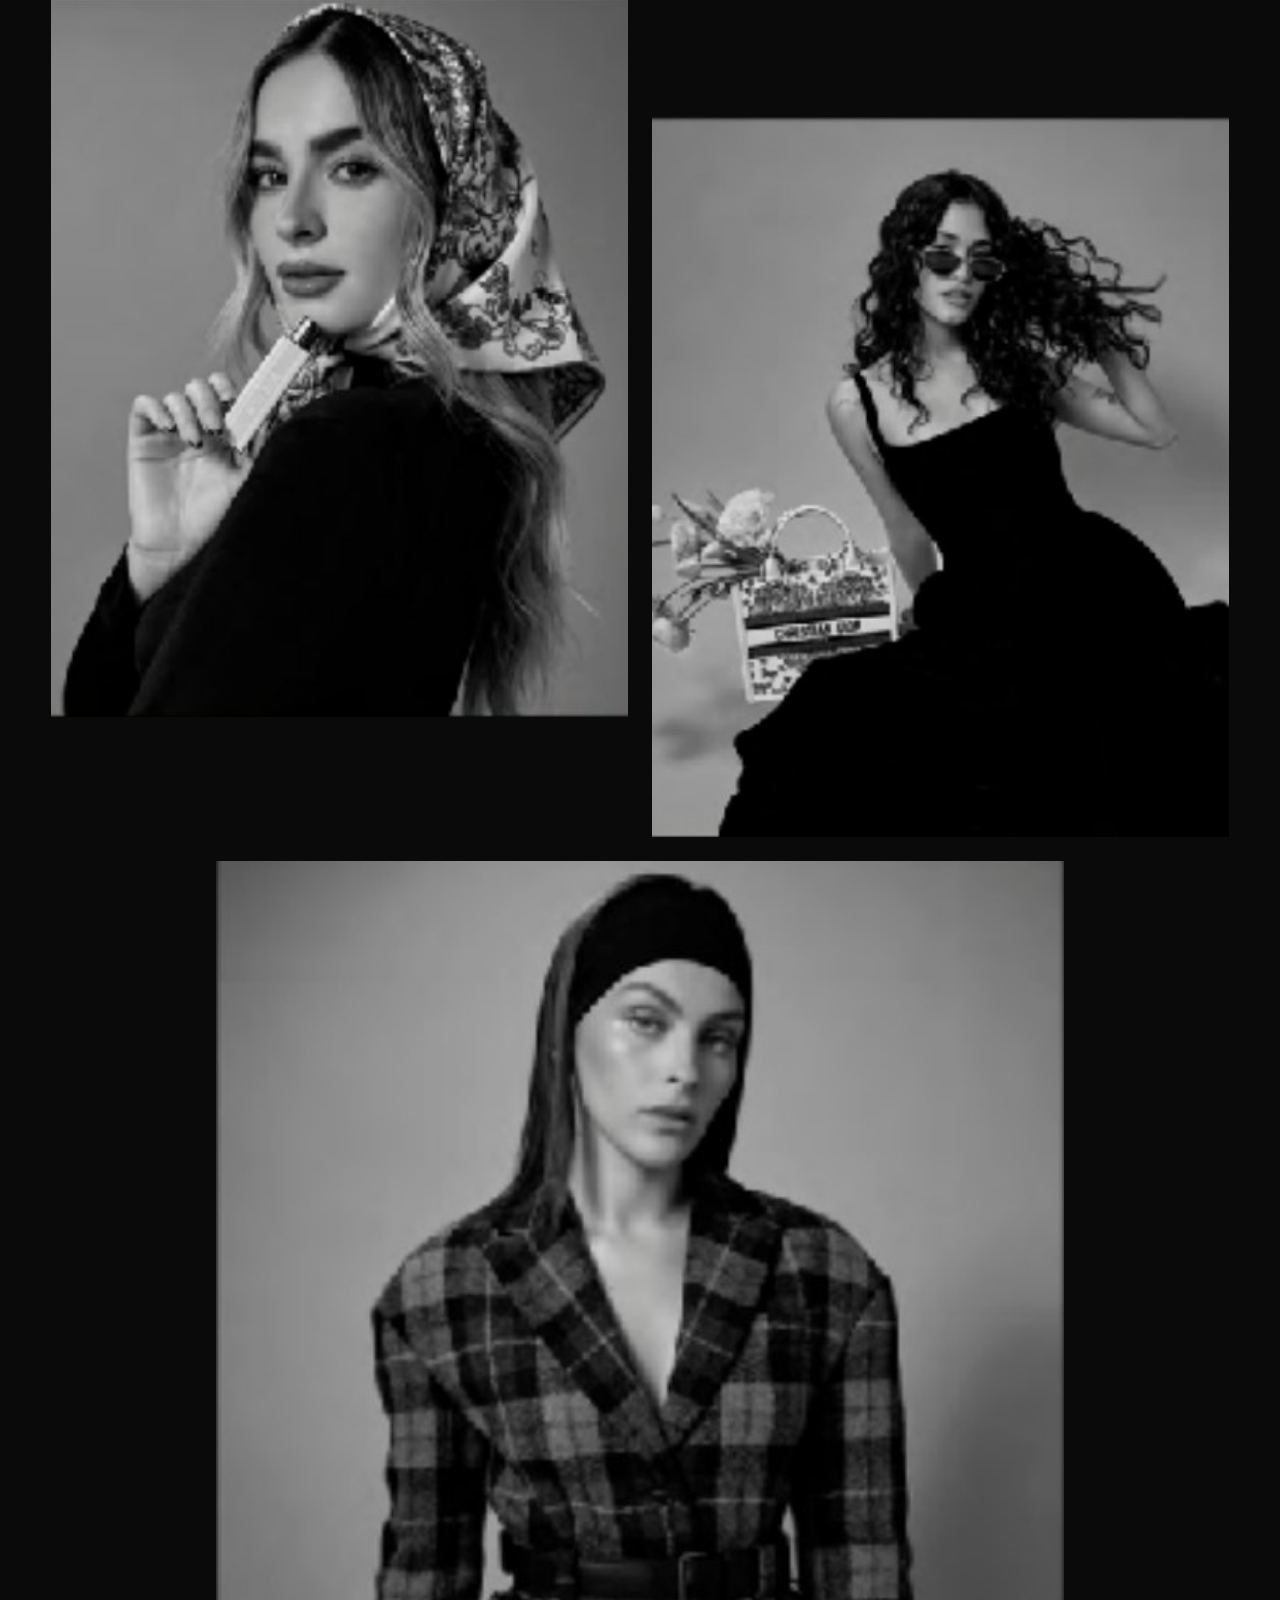
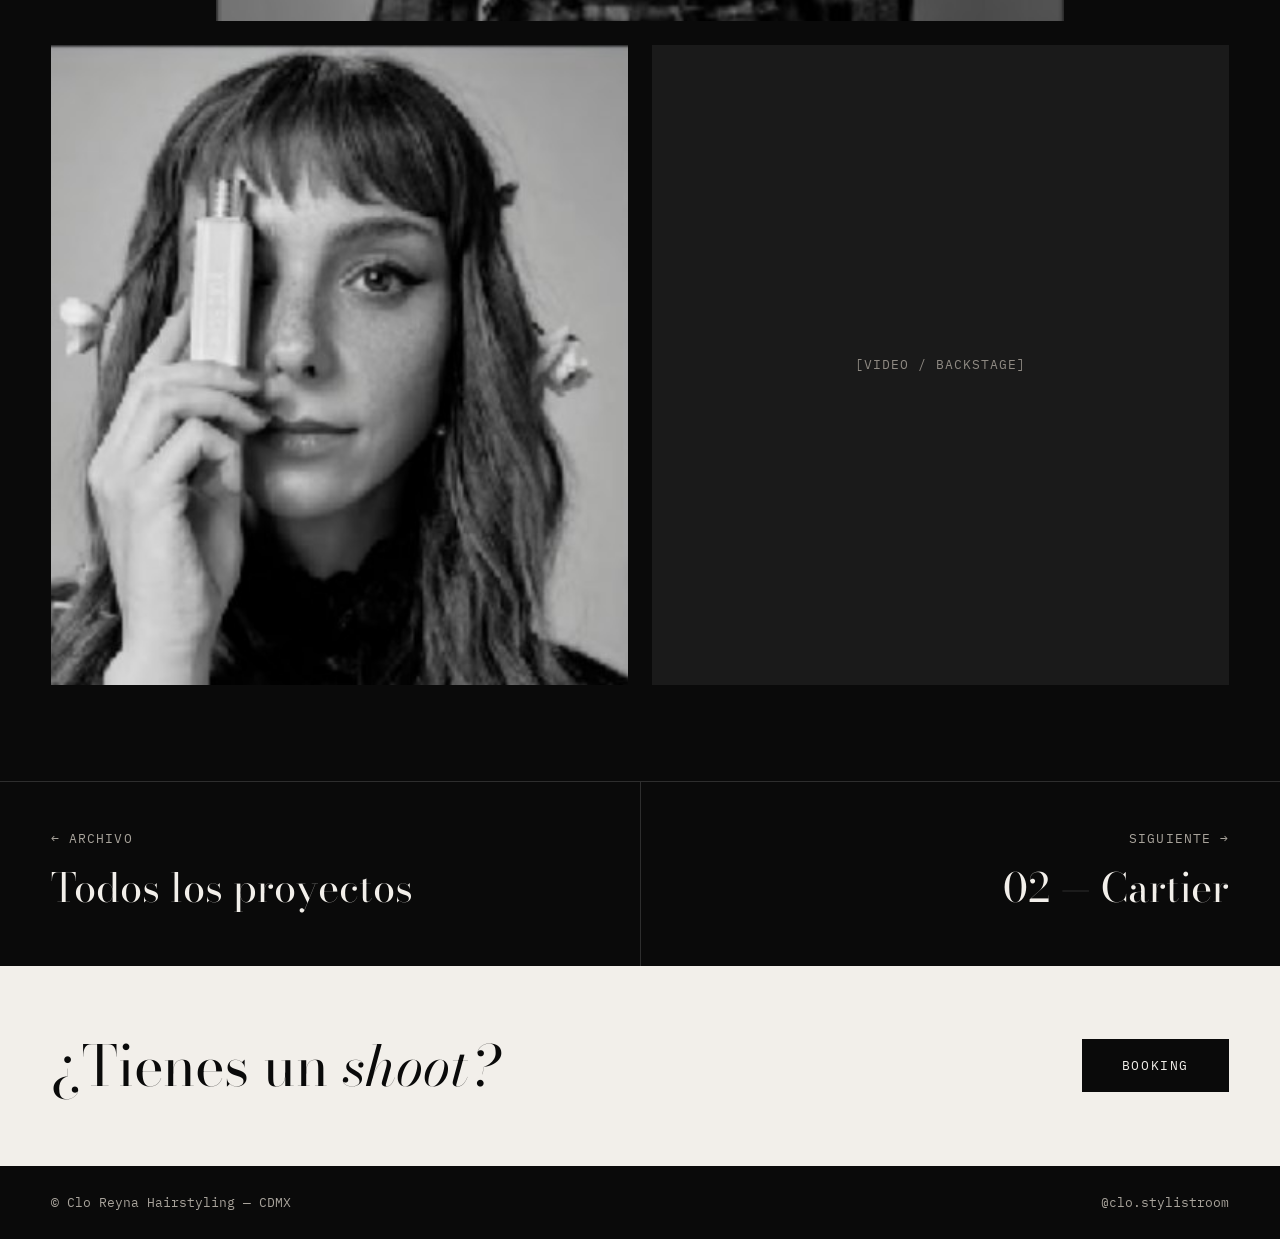
<file: 01_design/02_HTML/Proyecto · Dior-html/Proyecto-Dior.dc.html>
<!doctype html>
<html lang="es">
<head>
<meta charset="utf-8">
<title>Clo Reyna — Proyecto Dior</title>
<script src="./vendor/react.js"></script>
<script src="./vendor/react-dom.js"></script>
<script src="./support.js"></script>
</head>
<body>
<x-dc>
<helmet>
<link rel="preconnect" href="https://fonts.googleapis.com">
<link href="https://fonts.googleapis.com/css2?family=Bodoni+Moda:ital,opsz,wght@0,6..96,400;1,6..96,400&amp;family=IBM+Plex+Mono:wght@400;500&amp;display=swap" rel="stylesheet">
<style>
body{margin:0;background:#0A0A0A}
a{color:#F2EFEA;text-decoration:none}a:hover{color:#FFFFFF;text-decoration:underline}
</style>
</helmet>
<div style="background: #0A0A0A; color: #F2EFEA; font-family: 'IBM Plex Mono', ui-monospace, monospace; min-height: 100vh">

<header style="display: flex; flex-wrap: wrap; justify-content: space-between; align-items: center; gap: 16px; padding: 24px 4%; border-bottom: 1px solid #2E2E2E; font-size: 13px; text-transform: uppercase; letter-spacing: 0.08em">
<a href="Hibrido.dc.html" style="font-family: 'Bodoni Moda', serif; font-size: 22px; letter-spacing: 0.3em; text-transform: none">CLO REYNA</a>
<nav aria-label="Principal" style="display: flex; flex-wrap: wrap; gap: 28px">
<a href="Archivo-completo.dc.html">Archivo</a>
<a href="Hibrido.dc.html">Portadas</a>
<a href="Hibrido.dc.html">Info</a>
<a href="Booking.dc.html">Booking</a>
<a href="#top" aria-label="Cambiar idioma a inglés">ES / EN</a>
</nav>
</header>

<section id="top" style="padding: 40px 4% 56px; display: flex; flex-direction: column; gap: 40px">
<a href="Archivo-completo.dc.html" style="font-size: 13px; text-transform: uppercase; letter-spacing: 0.08em; color: #A8A39B">← Volver al archivo</a>
<div style="display: flex; flex-wrap: wrap; justify-content: space-between; align-items: flex-end; gap: 40px">
<div style="display: flex; flex-direction: column; gap: 12px">
<p style="margin: 0; font-size: 13px; text-transform: uppercase; letter-spacing: 0.08em; color: #A8A39B">01 / 12 — Campaña</p>
<h1 style="margin: 0; font-family: 'Bodoni Moda', serif; font-weight: 400; font-size: clamp(80px, 12vw, 176px); line-height: 0.85; letter-spacing: 0.02em">Dior</h1>
<p style="margin: 0; font-family: 'Bodoni Moda', serif; font-style: italic; font-size: 32px; color: #D6D2CC">Campaign hair</p>
</div>
<dl style="margin: 0; display: grid; grid-template-columns: 120px minmax(0, 240px); gap: 10px 16px; font-size: 13px; padding-top: 16px; border-top: 1px solid #2E2E2E">
<dt style="color: #A8A39B">Cliente</dt><dd style="margin: 0">Dior</dd>
<dt style="color: #A8A39B">Fotografía</dt><dd style="margin: 0">[Fotógrafo]</dd>
<dt style="color: #A8A39B">Maquillaje</dt><dd style="margin: 0">[Nombre]</dd>
<dt style="color: #A8A39B">Styling</dt><dd style="margin: 0">[Nombre]</dd>
<dt style="color: #A8A39B">Talento</dt><dd style="margin: 0">[Nombre]</dd>
<dt style="color: #A8A39B">Agencia</dt><dd style="margin: 0">[Agencia]</dd>
<dt style="color: #A8A39B">Año</dt><dd style="margin: 0">[Año]</dd>
<dt style="color: #A8A39B">Pelo</dt><dd style="margin: 0">Clo Reyna</dd>
</dl>
</div>
</section>

<section aria-label="Foto principal" style="padding: 0 4%">
<img src="./assets/82555f0cb9b47ec441bf7cd654546b4c.jpg" alt="Campaña Dior: ondas laterales en blanco y negro con tulipanes" style="width: 100%; height: 820px; object-fit: cover; object-position: center 30%">
</section>

<section style="padding: 88px 4%; display: flex; flex-wrap: wrap; gap: 48px">
<p style="flex: 1 1 240px; margin: 0; font-size: 13px; text-transform: uppercase; letter-spacing: 0.08em; color: #A8A39B">El look</p>
<p style="flex: 3 1 560px; margin: 0; font-family: 'Bodoni Moda', serif; font-size: 34px; line-height: 1.35">[Dos o tres líneas de Clo sobre la idea del pelo: la referencia, la técnica (ondas, pañuelo, textura) y cómo se pensó para la cámara.]</p>
</section>

<section aria-label="Galería" style="padding: 0 4% 96px; display: flex; flex-direction: column; gap: 24px">
<div style="display: grid; grid-template-columns: repeat(2, minmax(0, 1fr)); gap: 24px">
<img src="./assets/84939cf137e8077230b21f1373cfcfa0.jpg" alt="Campaña Dior: pañuelo de seda sobre el pelo" style="width: 100%; height: 720px; object-fit: cover">
<img src="./assets/ca70d1765d16fd5bad19ef14c73e5daa.jpg" alt="Campaña Dior: vestido negro y bolso con flores" style="width: 100%; height: 720px; object-fit: cover; margin-top: 120px">
</div>
<img src="./assets/366e31497bf0577c7175c5d9f9cb6dfc.jpg" alt="Campaña Dior: gorro negro y saco de cuadros" style="width: 72%; height: 760px; object-fit: cover; align-self: center">
<div style="display: grid; grid-template-columns: repeat(2, minmax(0, 1fr)); gap: 24px">
<img src="./assets/94a6289a955ac4f37b8456a061be20fd.jpg" alt="Campaña Dior: fleco abierto y producto frente al rostro" style="width: 100%; height: 640px; object-fit: cover">
<div style="background: #1A1A1A; height: 640px; display: flex; align-items: center; justify-content: center; color: #8F8A83; font-size: 13px; text-transform: uppercase; letter-spacing: 0.08em">[Video / backstage]</div>
</div>
</section>

<nav aria-label="Proyectos" style="border-top: 1px solid #2E2E2E; display: flex; flex-wrap: wrap">
<a href="Archivo-completo.dc.html" style="flex: 1 1 320px; padding: 48px 4%; display: flex; flex-direction: column; gap: 10px; border-right: 1px solid #2E2E2E">
<span style="font-size: 13px; text-transform: uppercase; letter-spacing: 0.08em; color: #A8A39B">← Archivo</span>
<span style="font-family: 'Bodoni Moda', serif; font-size: 40px">Todos los proyectos</span>
</a>
<a href="Proyecto-Cartier.dc.html" style="flex: 1 1 320px; padding: 48px 4%; display: flex; flex-direction: column; gap: 10px; align-items: flex-end; text-align: right">
<span style="font-size: 13px; text-transform: uppercase; letter-spacing: 0.08em; color: #A8A39B">Siguiente →</span>
<span style="font-family: 'Bodoni Moda', serif; font-size: 40px">02 — Cartier</span>
</a>
</nav>

<section style="padding: 72px 4%; background: #F2EFEA; color: #0A0A0A; display: flex; flex-wrap: wrap; justify-content: space-between; align-items: center; gap: 32px">
<h2 style="margin: 0; font-family: 'Bodoni Moda', serif; font-weight: 400; font-size: 56px; line-height: 1">¿Tienes un <i>shoot?</i></h2>
<a href="Booking.dc.html" style="padding: 18px 40px; background: #0A0A0A; color: #F2EFEA; font-size: 13px; letter-spacing: 0.12em; text-transform: uppercase">Booking</a>
</section>

<footer style="padding: 28px 4%; display: flex; flex-wrap: wrap; justify-content: space-between; gap: 16px; font-size: 13px; color: #A8A39B">
<span>© Clo Reyna Hairstyling — CDMX</span>
<a href="https://www.instagram.com/clo.stylistroom/" style="color: #A8A39B">@clo.stylistroom</a>
</footer>
</div>
</x-dc>
<script type="text/x-dc" data-dc-script data-props='{"$preview":{"width":1440,"height":4300}}'>
class Component extends DCLogic {
renderVals() {
return {};
}
}
</script>
</body>
</html>
</file>
<file: css/styles.css>
/* Clo Reyna — hoja de estilos global */

:root {
  --ink: #0A0A0A;
  --paper: #F2EFEA;
  --line: #2E2E2E;
  --muted: #A8A39B;
  --soft: #D6D2CC;
  --border: #5A5650;
  --placeholder: #1A1A1A;

  --serif: 'Bodoni Moda', Georgia, serif;
  --mono: 'IBM Plex Mono', ui-monospace, Menlo, monospace;
  --gutter: 4vw;
  --header-h: 72px;
}

@media (max-width: 767.98px) {
  :root { --gutter: 20px; }
}

/* ---------- Base ---------- */
*, *::before, *::after { box-sizing: border-box; }
html { -webkit-text-size-adjust: 100%; scroll-behavior: smooth; }
html.menu-abierto { overflow: hidden; }
body {
  margin: 0;
  min-height: 100vh;
  background: var(--ink);
  color: var(--paper);
  font-family: var(--mono);
  font-size: 14px;
  line-height: 1.6;
}
img { display: block; max-width: 100%; height: auto; object-fit: cover; }
a { color: inherit; text-decoration: none; }
a:hover { text-decoration: underline; }
h1, h2, h3, p, dl, dd, ol, ul { margin: 0; }
ol, ul { padding: 0; list-style: none; }
button, input, textarea { font: inherit; color: inherit; }
button { cursor: pointer; }
[hidden] { display: none !important; }
i, em { font-style: italic; }

:focus-visible { outline: 2px solid var(--paper); outline-offset: 3px; }
.on-paper :focus-visible { outline-color: var(--ink); }

.skip {
  position: absolute; left: var(--gutter); top: -100px; z-index: 200;
  padding: 12px 16px; background: var(--paper); color: var(--ink);
}
.skip:focus { top: 8px; }

/* Etiquetas: 12–13px, mayúsculas, tracking 0.08em */
.etiqueta {
  font-size: 13px; text-transform: uppercase; letter-spacing: 0.08em; color: var(--muted);
}
.serif { font-family: var(--serif); font-weight: 400; }

/* ---------- Header + menú ---------- */
.site-header {
  position: sticky; top: 0; z-index: 100;
  display: flex; justify-content: space-between; align-items: center; gap: 16px;
  min-height: var(--header-h);
  padding: 0 var(--gutter);
  background: var(--ink);
  border-bottom: 1px solid var(--line);
  font-size: 13px; text-transform: uppercase; letter-spacing: 0.08em;
}
.logo {
  display: inline-flex; align-items: center; min-height: 44px;
  font-family: var(--serif); font-size: 22px; letter-spacing: 0.3em; text-transform: none;
}
.logo:hover { text-decoration: none; }

.nav { display: flex; align-items: center; gap: 12px 28px; flex-wrap: wrap; }
.nav a { display: inline-flex; align-items: center; min-height: 44px; }
.nav a[aria-current="page"] { border-bottom: 1px solid var(--paper); min-height: 0; padding: 4px 0; }
.nav .lang { display: inline-flex; align-items: center; color: var(--muted); }
.lang button {
  min-width: 36px; min-height: 44px; padding: 0 6px; background: none; border: 0;
  font: inherit; letter-spacing: inherit; text-transform: inherit; color: var(--muted);
}
.lang button[aria-pressed="true"] { color: var(--paper); text-decoration: underline; text-underline-offset: 6px; }

.menu-btn {
  display: none; position: relative; width: 44px; height: 44px; padding: 0;
  background: none; border: 0;
}
.menu-btn span {
  position: absolute; left: 10px; right: 10px; height: 2px; background: var(--paper);
  transition: transform .2s ease, top .2s ease;
}
.menu-btn span:nth-child(1) { top: 16px; }
.menu-btn span:nth-child(2) { top: 26px; }
.menu-btn[aria-expanded="true"] span:nth-child(1) { top: 21px; transform: rotate(45deg); }
.menu-btn[aria-expanded="true"] span:nth-child(2) { top: 21px; transform: rotate(-45deg); }

@media (max-width: 767.98px) {
  .js .menu-btn { display: block; }
  .js .nav {
    display: none;
    position: fixed; top: var(--header-h); left: 0; right: 0; bottom: 0;
    flex-direction: column; align-items: flex-start; flex-wrap: nowrap; gap: 4px;
    padding: 32px var(--gutter);
    background: var(--ink);
    font-family: var(--serif); font-size: 32px; text-transform: none; letter-spacing: 0;
  }
  .js .nav.is-open { display: flex; }
  .js .nav a[aria-current="page"] { border: 0; font-style: italic; }
  .js .nav .lang { margin-top: 24px; font-family: var(--mono); font-size: 13px; text-transform: uppercase; letter-spacing: 0.08em; }
  /* sin JS: el nav se acomoda en una fila bajo el logo */
  .site-header { flex-wrap: wrap; padding-top: 8px; padding-bottom: 8px; }
  .js .site-header { flex-wrap: nowrap; padding-top: 0; padding-bottom: 0; }
  .logo { font-size: 18px; }
}

/* ---------- Botones ---------- */
.btn {
  display: inline-flex; align-items: center; justify-content: center; min-height: 44px;
  padding: 16px 32px; border: 1px solid var(--paper); background: transparent;
  font-size: 13px; text-transform: uppercase; letter-spacing: 0.08em;
}
.btn:hover { text-decoration: none; background: var(--paper); color: var(--ink); }
.btn--solid { background: var(--paper); color: var(--ink); }
.btn--solid:hover { background: #fff; }
.on-paper .btn { border-color: var(--ink); background: var(--ink); color: var(--paper); letter-spacing: 0.12em; }
.on-paper .btn:hover { background: #2a2a2a; }
.btn[disabled] { opacity: .6; cursor: wait; }

/* ---------- Secciones ---------- */
.seccion { padding: 88px var(--gutter); }
.seccion--linea { border-top: 1px solid var(--line); }
.h2 { font-family: var(--serif); font-weight: 400; font-size: 56px; line-height: 1.05; }
@media (max-width: 767.98px) {
  .seccion { padding: 56px var(--gutter); }
  .h2 { font-size: 40px; }
}

/* ---------- Hero (home) ---------- */
.hero {
  display: grid; grid-template-columns: 1fr 1fr; grid-template-rows: 1fr auto;
  grid-template-areas: "texto foto" "indice foto";
  min-height: 780px; border-bottom: 1px solid var(--line);
}
.hero__texto {
  grid-area: texto; display: flex; flex-direction: column; gap: 24px;
  padding: 56px var(--gutter) 56px; border-right: 1px solid var(--line);
}
.hero__h1 {
  font-family: var(--serif); font-weight: 400; line-height: 0.88; letter-spacing: 0.02em;
  font-size: clamp(72px, 10vw, 156px);
}
.hero__frase { max-width: 420px; line-height: 1.7; color: var(--soft); }
.hero__indice { grid-area: indice; padding: 0 var(--gutter) 56px; border-right: 1px solid var(--line); }
.hero__foto { grid-area: foto; position: relative; min-height: 420px; }
.hero__foto img { position: absolute; inset: 0; width: 100%; height: 100%; filter: grayscale(1); }
.hero__pie {
  position: absolute; left: 24px; bottom: 24px; padding: 8px 12px; background: var(--ink);
  font-size: 12px; text-transform: uppercase; letter-spacing: 0.08em;
}

.indice li {
  display: grid; grid-template-columns: 48px 1fr auto; align-items: center; gap: 12px;
  border-top: 1px solid var(--line);
}
.indice li:last-child { border-bottom: 1px solid var(--line); }
.indice a { padding: 12px 0; }
.indice span { color: var(--muted); }

@media (max-width: 767.98px) {
  .hero { grid-template-columns: 1fr; grid-template-rows: auto; grid-template-areas: "texto" "foto" "indice"; min-height: 0; }
  .hero__texto { border-right: 0; padding: 40px var(--gutter) 32px; }
  .hero__indice { border-right: 0; padding: 32px var(--gutter) 40px; }
  .hero__foto { min-height: 0; height: 112vw; max-height: 560px; }
  .indice li { grid-template-columns: 36px 1fr auto; font-size: 13px; }
}

/* ---------- Franja de clientes ---------- */
.clientes {
  display: flex; flex-wrap: wrap; justify-content: center; gap: 16px 56px;
  padding: 36px var(--gutter); border-bottom: 1px solid var(--line);
  font-family: var(--serif); font-size: 20px; letter-spacing: 0.18em; color: #BDB8B0;
}
@media (max-width: 767.98px) {
  .clientes { gap: 12px 28px; font-size: 15px; padding: 28px var(--gutter); }
}

/* ---------- Fichas / cuadrícula ---------- */
.cuadricula {
  display: grid; grid-template-columns: repeat(auto-fill, minmax(300px, 1fr)); gap: 48px 24px;
}
.ficha { display: flex; flex-direction: column; gap: 14px; min-width: 0; }
.ficha__foto { display: block; overflow: hidden; background: var(--placeholder); }
.ficha__foto img { width: 100%; aspect-ratio: 3 / 4; }
.ficha__titulo { font-family: var(--serif); font-weight: 400; font-size: 28px; line-height: 1.15; }
.datos { display: grid; grid-template-columns: 96px 1fr; gap: 6px 12px; font-size: 13px; }
.datos dt { color: var(--muted); }
noscript a { text-decoration: underline; }

@media (max-width: 767.98px) {
  .cuadricula { grid-template-columns: repeat(2, minmax(0, 1fr)); gap: 36px 12px; }
  .ficha { gap: 10px; }
  .ficha__titulo { font-size: 20px; }
  .datos { grid-template-columns: 52px 1fr; gap: 4px 8px; font-size: 12px; }
}

.seccion__cabecera {
  display: flex; flex-wrap: wrap; justify-content: space-between; align-items: baseline;
  gap: 16px; margin-bottom: 40px;
}
.seccion__pie { margin-top: 48px; }

/* Transición al filtrar */
.cuadricula { transition: opacity .18s ease; }
.cuadricula.is-saliendo { opacity: 0; }
.cuadricula.is-entrando .ficha { animation: ficha-entra .45s cubic-bezier(.2, .7, .2, 1) both; animation-delay: calc(var(--i, 0) * 60ms); }
@keyframes ficha-entra { from { opacity: 0; transform: translateY(16px); } to { opacity: 1; transform: none; } }

/* ---------- Portadas ---------- */
.portadas { display: flex; flex-wrap: wrap; gap: 48px; align-items: center; }
.portadas__texto { flex: 1 1 320px; display: flex; flex-direction: column; gap: 20px; }
.portadas__texto .h2 { font-style: italic; }
.portadas__fotos { flex: 2 1 560px; display: grid; grid-template-columns: repeat(2, minmax(0, 1fr)); gap: 24px; }
.portadas__fotos img { width: 100%; aspect-ratio: 4 / 5; }
@media (max-width: 767.98px) {
  .portadas { gap: 32px; }
  .portadas__fotos { flex-basis: 100%; gap: 12px; }
}

/* ---------- Info ---------- */
.info { display: flex; flex-wrap: wrap; gap: 48px; }
.retrato {
  flex: 1 1 280px; min-height: 420px; display: flex; align-items: center; justify-content: center;
  background: var(--placeholder); color: #8F8A83;
  font-size: 13px; text-transform: uppercase; letter-spacing: 0.08em;
}
.info__cuerpo { flex: 2 1 520px; display: flex; flex-direction: column; gap: 28px; }
.info__bio { font-family: var(--serif); font-size: 28px; line-height: 1.35; }
.info__clientes { display: grid; grid-template-columns: repeat(auto-fit, minmax(200px, 1fr)); gap: 24px; font-size: 13px; line-height: 1.8; }
.info__clientes h3 { margin-bottom: 8px; font-weight: 400; font-size: 13px; text-transform: uppercase; letter-spacing: 0.08em; color: var(--muted); }
@media (max-width: 767.98px) {
  .retrato { min-height: 320px; }
  .info__bio { font-size: 22px; }
}

/* ---------- Booking (sección sobre fondo claro + formulario) ---------- */
.on-paper { background: var(--paper); color: var(--ink); }
.cierre {
  display: flex; flex-wrap: wrap; gap: 56px; padding: 88px var(--gutter) 112px;
}
.cierre__titulo {
  font-family: var(--serif); font-weight: 400; line-height: 0.95; font-size: clamp(56px, 7vw, 96px);
}
.cierre__lado { flex: 1 1 320px; display: flex; flex-direction: column; gap: 12px; align-items: flex-start; }
.cierre__lado a { font-size: 17px; text-decoration: underline; min-height: 28px; }
.cierre__form { flex: 1 1 480px; }
@media (max-width: 767.98px) {
  .cierre { padding: 56px var(--gutter) 72px; gap: 40px; }
  .cierre__titulo { font-size: 56px; }
}

.form { display: grid; grid-template-columns: repeat(2, minmax(0, 1fr)); gap: 20px; }
.campo {
  display: flex; flex-direction: column; gap: 8px;
  font-size: 12px; letter-spacing: 0.08em; text-transform: uppercase;
}
.campo--ancho { grid-column: 1 / -1; }
.campo input, .campo textarea {
  width: 100%; padding: 14px; border: 1px solid var(--ink); border-radius: 0; background: transparent;
  font-size: 16px; letter-spacing: 0; text-transform: none; line-height: 1.5;
}
.campo textarea { resize: vertical; min-height: 140px; }
.campo input::placeholder, .campo textarea::placeholder { color: #5A5650; opacity: 1; }
.form .btn { grid-column: 1 / -1; justify-self: start; }
.form__error { grid-column: 1 / -1; padding: 12px 14px; border: 1px solid currentColor; font-size: 14px; }
.form__error a { text-decoration: underline; }
.honeypot { position: absolute; left: -9999px; width: 1px; height: 1px; overflow: hidden; }
@media (max-width: 767.98px) {
  .form { grid-template-columns: 1fr; }
  .form .btn { justify-self: stretch; }
}

/* Variante oscura (booking.html) */
.form--oscuro .campo { color: var(--soft); }
.form--oscuro .campo input, .form--oscuro .campo textarea { border-color: var(--border); color: var(--paper); }
.form--oscuro .campo input::placeholder, .form--oscuro .campo textarea::placeholder { color: #8F8A83; }
.form--oscuro .btn { background: var(--paper); border-color: var(--paper); color: var(--ink); padding: 18px 44px; letter-spacing: 0.12em; }
.form--oscuro .btn:hover { background: #fff; }

.gracias h2, .gracias h1 { font-family: var(--serif); font-weight: 400; line-height: 0.95; font-size: clamp(56px, 7vw, 96px); }
.gracias p { margin-top: 16px; max-width: 480px; line-height: 1.7; }
.gracias__acciones { display: flex; flex-wrap: wrap; gap: 12px; margin-top: 28px; }

/* ---------- Footer ---------- */
.site-footer {
  display: flex; flex-wrap: wrap; justify-content: space-between; gap: 8px 24px;
  padding: 28px var(--gutter); font-size: 13px; color: var(--muted);
}
.site-footer nav { display: flex; flex-wrap: wrap; gap: 8px 24px; }
.site-footer a { display: inline-flex; align-items: center; min-height: 44px; }

/* ---------- Proyecto ---------- */
.proyecto__volver-wrap { padding: 16px var(--gutter) 0; }
.proyecto__nojs { padding: 40px var(--gutter); }
.proyecto__volver { display: inline-flex; align-items: center; min-height: 44px; }
.proyecto__top {
  display: grid; grid-template-columns: 1fr auto;
  grid-template-areas: "cabecera creditos" "foto foto";
  align-items: end; gap: 40px; padding: 40px var(--gutter) 0;
}
.proyecto__cabecera { grid-area: cabecera; display: flex; flex-direction: column; gap: 12px; }
.proyecto__h1 {
  font-family: var(--serif); font-weight: 400; line-height: 0.85; letter-spacing: 0.02em;
  font-size: clamp(64px, 8vw, 120px);
}
.proyecto__sub { font-family: var(--serif); font-style: italic; font-size: 32px; color: var(--soft); }
.creditos {
  grid-area: creditos; display: grid; grid-template-columns: 120px minmax(0, 240px); gap: 10px 16px;
  padding-top: 16px; border-top: 1px solid var(--line); font-size: 13px;
}
.creditos dt { color: var(--muted); }
.proyecto__foto { grid-area: foto; margin-top: 16px; }
.proyecto__foto img { width: 100%; aspect-ratio: 3 / 2; object-position: center 30%; background: var(--placeholder); }
.proyecto__foto--sola img { max-width: 560px; margin-inline: auto; aspect-ratio: 4 / 5; }

.look { display: flex; flex-wrap: wrap; gap: 24px 48px; padding: 88px var(--gutter); }
.look__etiqueta { flex: 1 1 240px; }
.look__texto { flex: 3 1 560px; font-family: var(--serif); font-size: 34px; line-height: 1.35; }

.galeria { display: flex; flex-direction: column; gap: 24px; padding: 0 var(--gutter) 96px; }
.galeria__par { display: grid; grid-template-columns: repeat(2, minmax(0, 1fr)); gap: 24px; }
.galeria img { width: 100%; aspect-ratio: 4 / 5; background: var(--placeholder); }
.galeria__par > :nth-child(2) { margin-top: 120px; }
.galeria__sola { width: 72%; align-self: center; }
.galeria__par:last-child { padding-bottom: 120px; }

.siguiente { display: flex; flex-wrap: wrap; border-top: 1px solid var(--line); }
.siguiente a { flex: 1 1 320px; display: flex; flex-direction: column; gap: 10px; padding: 48px var(--gutter); }
.siguiente a:hover { text-decoration: none; }
.siguiente a:hover .siguiente__nombre { text-decoration: underline; }
.siguiente a + a { align-items: flex-end; text-align: right; border-left: 1px solid var(--line); }
.siguiente__nombre { font-family: var(--serif); font-size: 40px; line-height: 1.1; }

.cta {
  display: flex; flex-wrap: wrap; justify-content: space-between; align-items: center; gap: 32px;
  padding: 72px var(--gutter);
}
.cta h2 { font-family: var(--serif); font-weight: 400; font-size: 56px; line-height: 1; }

@media (max-width: 767.98px) {
  .proyecto__top { grid-template-columns: 1fr; grid-template-areas: "cabecera" "foto" "creditos"; gap: 24px; padding-top: 24px; }
  .proyecto__foto { margin-top: 0; }
  .proyecto__sub { font-size: 24px; }
  .creditos { grid-template-columns: 100px 1fr; }
  .proyecto__foto img { aspect-ratio: 4 / 5; }
  .look { padding: 56px var(--gutter); gap: 16px; }
  .look__texto { font-size: 24px; }
  .galeria { gap: 16px; padding-bottom: 56px; }
  .galeria__par { grid-template-columns: 1fr; gap: 16px; }
  .galeria__par > :nth-child(2) { margin-top: 0; }
  .galeria__sola { width: 100%; }
  .galeria__par:last-child { padding-bottom: 0; }
  .siguiente a { padding: 32px var(--gutter); }
  .siguiente a + a { border-left: 0; border-top: 1px solid var(--line); align-items: flex-start; text-align: left; }
  .siguiente__nombre { font-size: 30px; }
  .cta { padding: 56px var(--gutter); }
  .cta h2 { font-size: 40px; }
}

/* ---------- Archivo ---------- */
.archivo__cabecera {
  display: flex; flex-wrap: wrap; justify-content: space-between; align-items: flex-end; gap: 32px;
  padding: 64px var(--gutter) 40px; border-bottom: 1px solid var(--line);
}
.archivo__cabecera > div:first-child { display: flex; flex-direction: column; gap: 12px; }
.pagina-h1 { font-family: var(--serif); font-weight: 400; line-height: 0.88; font-size: clamp(64px, 8vw, 120px); }
.filtros { display: flex; flex-wrap: wrap; gap: 8px; }
.filtros button {
  min-height: 44px; padding: 12px 18px; border: 1px solid var(--border); border-radius: 0; background: transparent;
  font-size: 13px; text-transform: uppercase; letter-spacing: 0.06em; white-space: nowrap;
}
.filtros button[aria-pressed="true"] { background: var(--paper); border-color: var(--paper); color: var(--ink); }
.archivo__lista { padding: 56px var(--gutter) 96px; }
@media (max-width: 767.98px) {
  .archivo__cabecera { padding: 40px var(--gutter) 24px; gap: 24px; }
  .filtros { flex-wrap: nowrap; overflow-x: auto; margin-inline: calc(var(--gutter) * -1); padding-inline: var(--gutter); scrollbar-width: none; width: calc(100% + var(--gutter) * 2); }
  .filtros::-webkit-scrollbar { display: none; }
  .archivo__lista { padding: 32px var(--gutter) 64px; }
}

/* ---------- Booking (página) ---------- */
.booking { display: flex; flex-wrap: wrap; border-bottom: 1px solid var(--paper); }
.booking__lado { flex: 1 1 420px; position: relative; min-height: 780px; }
.booking__lado > img { position: absolute; inset: 0; width: 100%; height: 100%; }
.booking__contacto {
  position: absolute; left: 0; right: 0; bottom: 0; padding: 40px;
  background: linear-gradient(180deg, rgba(10,10,10,0) 0%, rgba(10,10,10,.92) 60%); /* velo negro sobre la foto */
  display: flex; flex-direction: column; gap: 10px; align-items: flex-start; line-height: 1.7;
}
.booking__contacto a { text-decoration: underline; font-size: 17px; display: inline-flex; align-items: center; min-height: 36px; }
.booking__contacto p:last-child { color: var(--soft); }
.booking__principal { flex: 1.4 1 560px; padding: 64px 5vw 88px; display: flex; flex-direction: column; gap: 40px; }
.booking__intro { max-width: 520px; font-size: 15px; line-height: 1.7; color: var(--soft); }
.booking__titulo { display: flex; flex-direction: column; gap: 16px; }
.gracias-pag { display: flex; flex-wrap: wrap; gap: 56px; align-items: center; min-height: 820px; padding: 96px 5vw; }
.gracias-pag .gracias { flex: 1.3 1 520px; }
.gracias-pag > img { flex: 1 1 360px; height: 620px; min-width: 0; }
@media (max-width: 767.98px) {
  .booking__lado { min-height: 0; flex-basis: 100%; height: 420px; order: 2; }
  .booking__principal { order: 1; padding: 40px var(--gutter) 56px; gap: 28px; }
  .booking__contacto { padding: 24px var(--gutter); }
  .gracias-pag { padding: 56px var(--gutter); min-height: 0; gap: 32px; }
  .gracias-pag > img { flex-basis: 100%; height: 420px; }
}

/* ---------- 404 ---------- */
.p404 { min-height: calc(100vh - var(--header-h) - 100px); display: flex; flex-direction: column; justify-content: center; gap: 24px; padding: 64px var(--gutter); }
.p404 p { max-width: 460px; color: var(--soft); }

@media (prefers-reduced-motion: reduce) {
  html { scroll-behavior: auto; }
  .menu-btn span { transition: none; }
}
</file>
